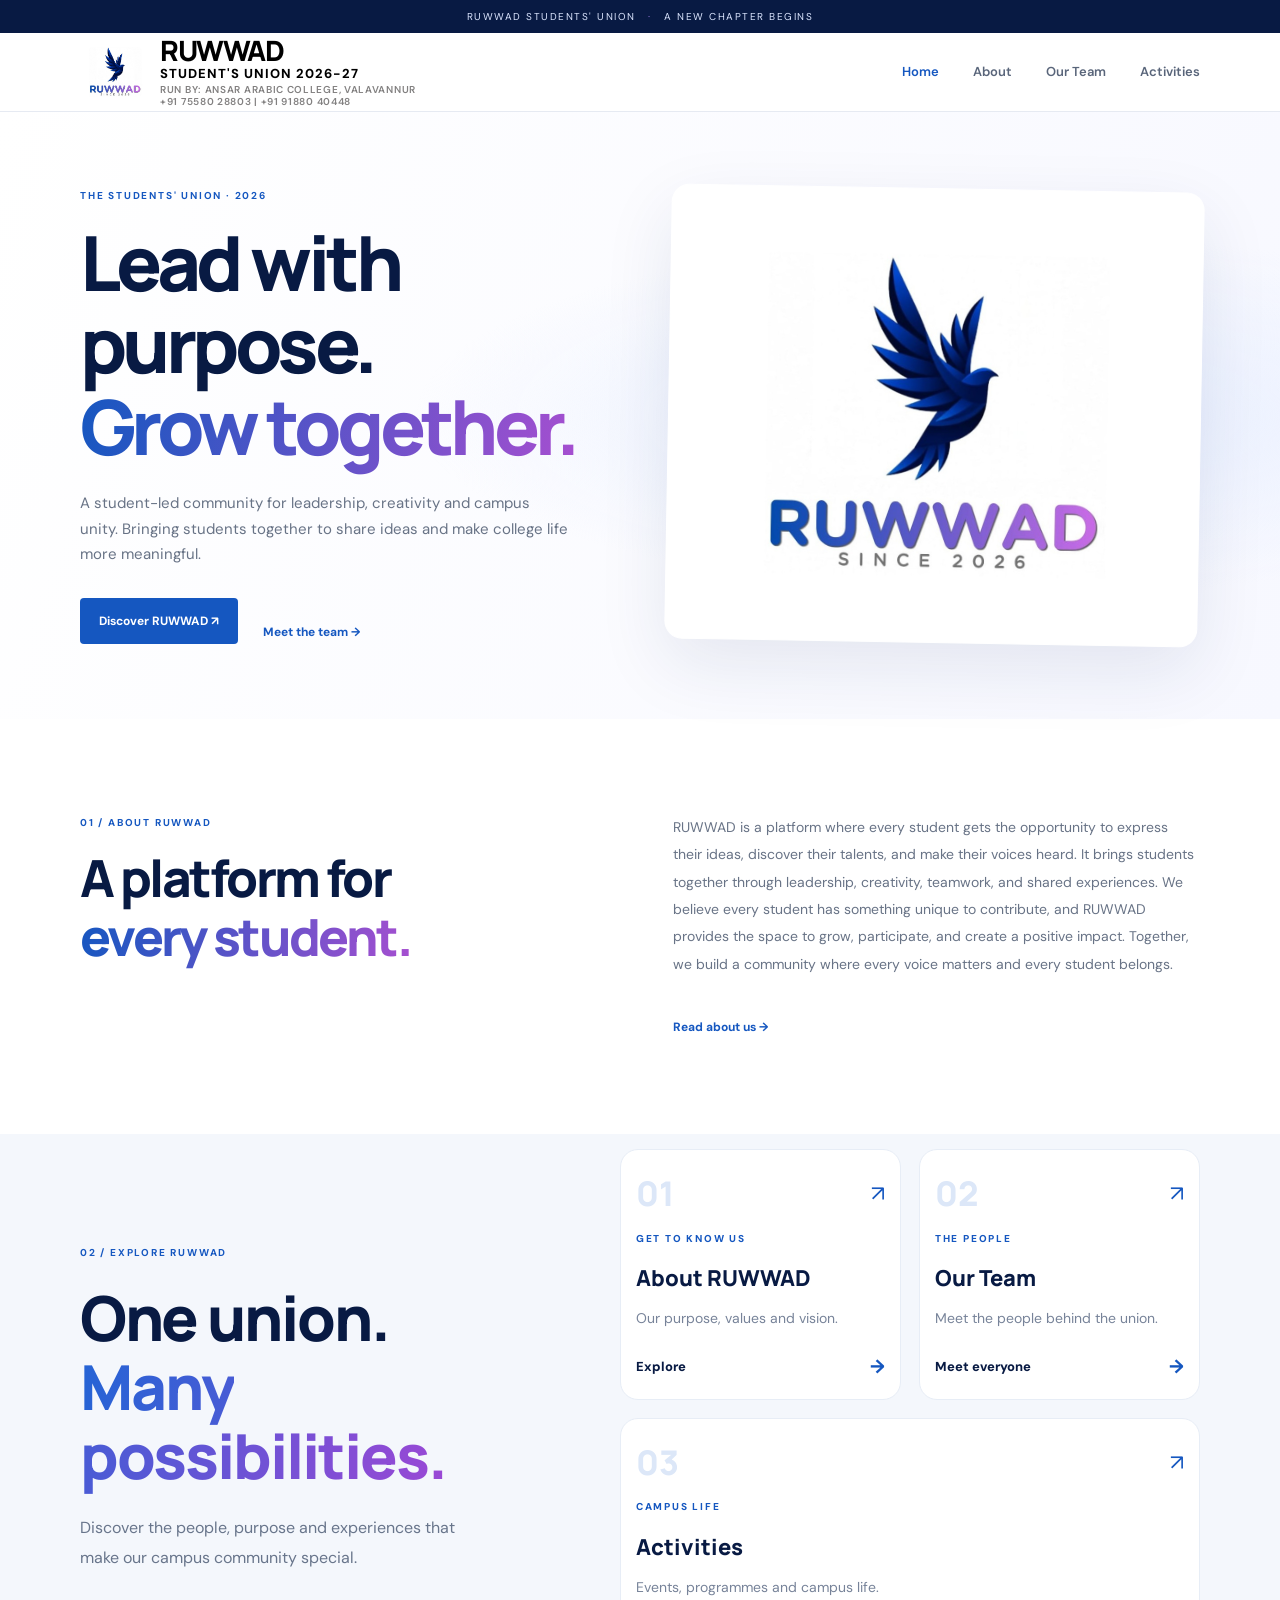
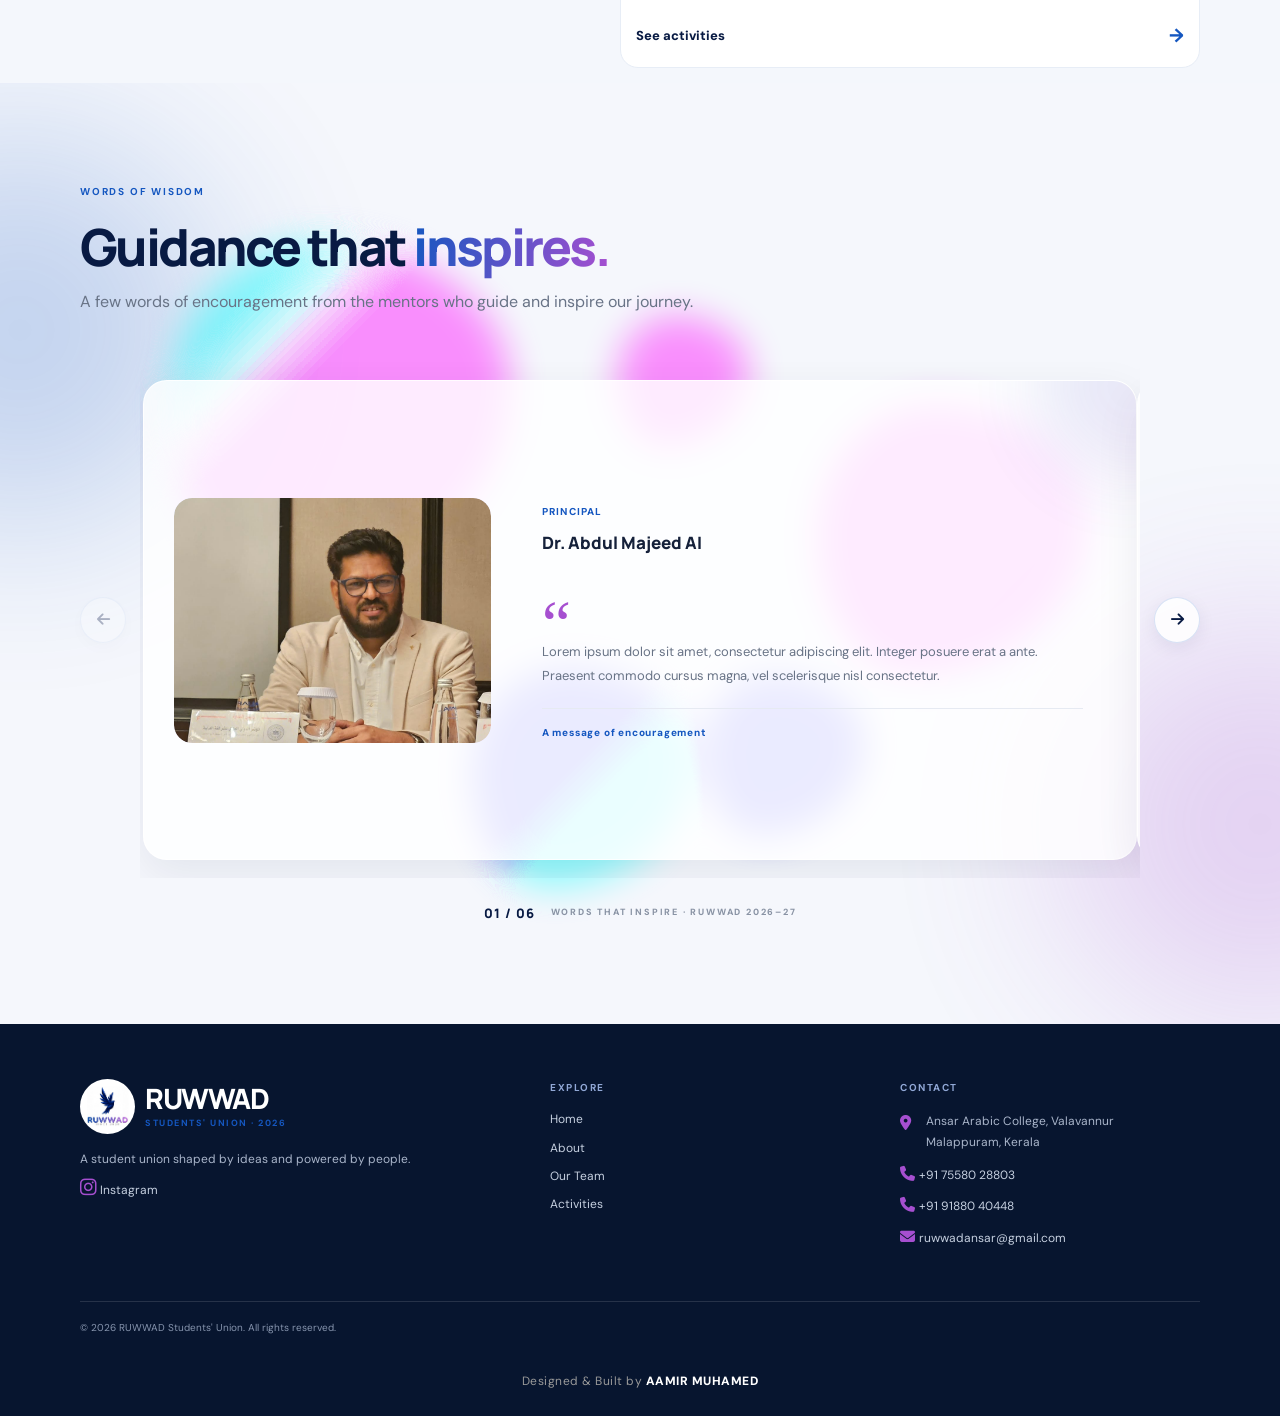
<file: index.html>
<!doctype html>
<html lang="en"><head>
<meta charset="utf-8"><meta name="viewport" content="width=device-width, initial-scale=1">
<meta name="description" content="RUWWAD Students' Union">
<title>Home | RUWWAD</title>
<link rel="icon" type="image/png" href="images/ruwwad-bird.png">
<link rel="preconnect" href="https://fonts.googleapis.com"><link rel="preconnect" href="https://fonts.gstatic.com" crossorigin>
<link href="https://fonts.googleapis.com/css2?family=DM+Sans:wght@400;500;600;700&family=Manrope:wght@400;500;600;700;800&display=swap" rel="stylesheet">
<link rel="stylesheet" href="style.css"></head><body>
<link rel="stylesheet" href="https://cdnjs.cloudflare.com/ajax/libs/font-awesome/6.5.2/css/all.min.css">
<div class="topline">RUWWAD STUDENTS' UNION <span>·</span> A NEW CHAPTER BEGINS</div>
<header class="header"><nav class="wrap nav">
  <a class="brand" href="index.html"><img src="images/ruwwad-logo.jpg" alt="RUWWAD"><span><b>RUWWAD</b><div class="union-info">
    <strong>STUDENT'S UNION 2026-27</strong>
    <span>RUN BY: ANSAR ARABIC COLLEGE, VALAVANNUR</span>
    <span>+91 75580 28803 | +91 91880 40448</span>
</div></span></a>
  <button class="menu" aria-label="Toggle menu" aria-expanded="false"><i></i><i></i><i></i></button>
  <div class="navlinks">
    <a href="index.html">Home</a><a href="about.html">About</a><a href="team.html">Our Team</a><a href="activities.html">Activities</a>
  </div>
</nav></header>
<main>
<section class="hero"><div class="wrap hero-grid">
 <div><p class="eyebrow">THE STUDENTS' UNION · 2026</p><h1>Lead with purpose.<br><span>Grow together.</span></h1>
 <p class="intro">A student-led community for leadership, creativity and campus unity. Bringing students together to share ideas and make college life more meaningful.</p>
 <div class="actions"><a class="btn" href="about.html">Discover RUWWAD ↗</a><a class="simplelink" href="team.html">Meet the team →</a></div>
 </div><div class="logo-panel"><img src="images/ruwwad-logo.jpg" alt="RUWWAD logo"></div>
</div></section>
<section class="section"><div class="wrap two-col"><div><p class="eyebrow">01 / ABOUT RUWWAD</p><h2>A platform for<br><span>every student.</span></h2></div>
<div><p class="bodycopy">RUWWAD is a platform where every student gets the opportunity to express their ideas, discover their talents, and make their voices heard. It brings students together through leadership, creativity, teamwork, and shared experiences. We believe every student has something unique to contribute, and RUWWAD provides the space to grow, participate, and create a positive impact. Together, we build a community where every voice matters and every student belongs.</p><a class="simplelink" href="about.html">Read about us →</a></div></div></section>


<section class="explore-section">
    <div class="wrap explore-layout">

        <div class="explore-heading">
            <p class="eyebrow">02 / EXPLORE RUWWAD</p>

            <h2>
                One union.<br>
                <span>Many possibilities.</span>
            </h2>

            <p>
                Discover the people, purpose and experiences
                that make our campus community special.
            </p>
            
        </div>

        <div class="explore-cards">

            <a href="about.html" class="explore-card">
                <div class="explore-card-top">
                    <span class="explore-number">01</span>
                    <span class="explore-arrow">↗</span>
                </div>

                <div>
                    <span class="explore-label">GET TO KNOW US</span>
                    <h3>About RUWWAD</h3>
                    <p>Our purpose, values and vision.</p>
                </div>

                <span class="explore-link">Explore <span>→</span></span>
            </a>


            <a href="team.html" class="explore-card">
                <div class="explore-card-top">
                    <span class="explore-number">02</span>
                    <span class="explore-arrow">↗</span>
                </div>

                <div>
                    <span class="explore-label">THE PEOPLE</span>
                    <h3>Our Team</h3>
                    <p>Meet the people behind the union.</p>
                </div>

                <span class="explore-link">Meet everyone <span>→</span></span>
            </a>


            <a href="activities.html" class="explore-card">
                <div class="explore-card-top">
                    <span class="explore-number">03</span>
                    <span class="explore-arrow">↗</span>
                </div>

                <div>
                    <span class="explore-label">CAMPUS LIFE</span>
                    <h3>Activities</h3>
                    <p>Events, programmes and campus life.</p>
                </div>

                <span class="explore-link">See activities <span>→</span></span>
            </a>

        </div>

    </div>
</section>


<!-- WORDS OF WISDOM -->
<section class="wisdom-section">

  <div class="wrap">

<!-- ANIMATED LIQUID BACKGROUND -->
<div class="wisdom-liquid">
  <span class="liquid-blob blob-one"></span>
  <span class="liquid-blob blob-two"></span>
  <span class="liquid-blob blob-three"></span>
  <span class="liquid-blob blob-four"></span>
  <span class="liquid-blob blob-five"></span>
</div>


    <div class="wisdom-heading">
      <p class="eyebrow">WORDS OF WISDOM</p>
      <h2>Guidance that <span>inspires.</span></h2>
      <p class="wisdom-intro">
        A few words of encouragement from the mentors who guide
        and inspire our journey.
      </p>
    </div>

    <div class="wisdom-slider">

      <button class="wisdom-arrow wisdom-prev" aria-label="Previous advice">
        <i class="fa-solid fa-arrow-left"></i>
      </button>

      <div class="wisdom-window">
        <div class="wisdom-track">

          <!-- PRINCIPAL -->
          <article class="wisdom-card">
            <div class="wisdom-card-glow"></div>
            <div class="wisdom-photo">
              <img src="images/advisors/principal.heic" alt="Dr. Abdul Majeed AI">
            </div>
            <div class="wisdom-content">
              <span class="wisdom-role">PRINCIPAL</span>
              <h3>Dr. Abdul Majeed AI</h3>
              <div class="wisdom-quote">“</div>
              <p>
                Lorem ipsum dolor sit amet, consectetur adipiscing elit.
                Integer posuere erat a ante. Praesent commodo cursus
                magna, vel scelerisque nisl consectetur.
              </p>
              <span class="wisdom-sign">A message of encouragement</span>
            </div>
          </article>

          <!-- STAFF ADVISOR -->
          <article class="wisdom-card">
            <div class="wisdom-card-glow"></div>
            <div class="wisdom-photo">
              <img src="images/advisors/staff-advisor.jpeg" alt="Dr. Muhammed Rafi Chembra">
            </div>
            <div class="wisdom-content">
              <span class="wisdom-role">STAFF ADVISOR</span>
              <h3>Dr. Muhammed Rafi Chembra</h3>
              <div class="wisdom-quote">“</div>
              <p>
                Lorem ipsum dolor sit amet, consectetur adipiscing elit.
                Integer posuere erat a ante. Praesent commodo cursus
                magna, vel scelerisque nisl consectetur.
              </p>
              <span class="wisdom-sign">A message of encouragement</span>
            </div>
          </article>

          <!-- IQAC CO-ORDINATOR -->
          <article class="wisdom-card">
            <div class="wisdom-card-glow"></div>
            <div class="wisdom-photo">
              <img src="images/advisors/iqac-coordinator.jpeg" alt="Prof. M Abdu Rab">
            </div>
            <div class="wisdom-content">
              <span class="wisdom-role">IQAC CO-ORDINATOR</span>
              <h3>Prof. M Abdu Rab</h3>
              <div class="wisdom-quote">“</div>
              <p>
                Lorem ipsum dolor sit amet, consectetur adipiscing elit.
                Integer posuere erat a ante. Praesent commodo cursus
                magna, vel scelerisque nisl consectetur.
              </p>
              <span class="wisdom-sign">A message of encouragement</span>
            </div>
          </article>

<!-- HOD COMMERCE -->
          <article class="wisdom-card">
            <div class="wisdom-card-glow"></div>
            <div class="wisdom-photo">
              <img src="images/advisors/hod-commerce.jpg" alt="Afsal Abdul Khader">
            </div>
            <div class="wisdom-content">
              <span class="wisdom-role">HOD OF COMMERCE DEPARTMENT</span>
              <h3>Afsal Abdul Khader</h3>
              <div class="wisdom-quote">“</div>
              <p>
                Lorem ipsum dolor sit amet, consectetur adipiscing elit.
                Integer posuere erat a ante. Praesent commodo cursus
                magna, vel scelerisque nisl consectetur.
              </p>
              <span class="wisdom-sign">A message of encouragement</span>
            </div>
          </article>

          <!-- HOD ARABIC -->
          <article class="wisdom-card">
            <div class="wisdom-card-glow"></div>
            <div class="wisdom-photo">
              <img src="images/advisors/hod-arabic.jpeg" alt="Dr. CM Shanavas Paravanna">
            </div>
            <div class="wisdom-content">
              <span class="wisdom-role">HOD OF ARABIC DEPARTMENT</span>
              <h3>Dr. CM Shanavas Paravanna</h3>
              <div class="wisdom-quote">“</div>
              <p>
                Lorem ipsum dolor sit amet, consectetur adipiscing elit.
                Integer posuere erat a ante. Praesent commodo cursus
                magna, vel scelerisque nisl consectetur.
              </p>
              <span class="wisdom-sign">A message of encouragement</span>
            </div>
          </article>

          <!-- HOD ENGLISH -->
          <article class="wisdom-card">
            <div class="wisdom-card-glow"></div>
            <div class="wisdom-photo">
              <img src="images/advisors/hod-english.jpeg" alt="Adhila Abdul Hameed">
            </div>
            <div class="wisdom-content">
              <span class="wisdom-role">HOD OF ENGLISH DEPARTMENT</span>
              <h3>Adhila Abdul Hameed</h3>
              <div class="wisdom-quote">“</div>
              <p>
                A students’ union finds its true strength in the voices it represents, the ideas it nurtures, and the change it brings about. The new team has the opportunity to bring fresh perspectives to campus life, strengthen student participation, and create a culture of mutual respect and inclusivity. Let this year be defined by meaningful initiatives, responsible leadership, and memories worth cherishing.<br><br>Wishing RUWWAD Students’ Union 2026–27 a fulfilling year ahead.
              </p>
              <span class="wisdom-sign">A message of encouragement</span>
            </div>
          </article>

        </div>
      </div>
      

      <button class="wisdom-arrow wisdom-next" aria-label="Next advice">
        <i class="fa-solid fa-arrow-right"></i>
      </button>

    </div>

    <div class="wisdom-bottom">
  <span class="wisdom-counter">01 / 06</span>
  <span class="wisdom-caption">WORDS THAT INSPIRE · RUWWAD 2026–27</span>
</div>

  </div>
</section>


</main>


<footer>
  <div class="wrap foot">

    <div>
      <a class="brand footbrand" href="index.html">
        <img src="images/ruwwad-logo.jpg" alt="">
        <span>
          <b>RUWWAD</b>
          <small>STUDENTS' UNION · 2026</small>
        </span>
      </a>

      <p>A student union shaped by ideas and powered by people.</p>

      <a href="https://www.instagram.com/ruwwad_students_union?utm_source=ig_web_button_share_sheet&jplx=ZDNlZDc0MzIxNw=="
         target="_blank" rel="noopener noreferrer" class="instagram-link">
        <i class="fa-brands fa-instagram"></i>
        Instagram
      </a>
    </div>

    <div>
      <h4>EXPLORE</h4>
      <a href="index.html">Home</a>
      <a href="about.html">About</a>
      <a href="team.html">Our Team</a>
      <a href="activities.html">Activities</a>
    </div>

    <div>
      <h4>CONTACT</h4>

      <p class="contact-item">
        <i class="fa-solid fa-location-dot"></i>
        <span>Ansar Arabic College, Valavannur<br>Malappuram, Kerala</span>
      </p>

      <a href="tel:+917558028803" class="contact-item">
        <i class="fa-solid fa-phone"></i>
        <span>+91 75580 28803</span>
      </a>

      <a href="tel:+919188040448" class="contact-item">
        <i class="fa-solid fa-phone"></i>
        <span>+91 91880 40448</span>
      </a>

      <a href="mailto:ruwwadansar@gmail.com" class="contact-item">
        <i class="fa-solid fa-envelope"></i>
        <span>ruwwadansar@gmail.com</span>
      </a>
    </div>

  </div>

  <div class="wrap copyright">
    © 2026 RUWWAD Students' Union. All rights reserved.
  </div>

  <div class="footer-signature">
    <span>Designed & Built by</span>
    <a href="https://wa.me/917994060891?text=Hello%20Aamir!%20I%20visited%20the%20RUWWAD%20website%20and%20would%20like%20to%20connect%20with%20you."
       target="_blank" rel="noopener noreferrer">
      AAMIR MUHAMED
    </a>
  </div>
</footer>
<script src="script.js"></script>
</body>
</html>
</file>
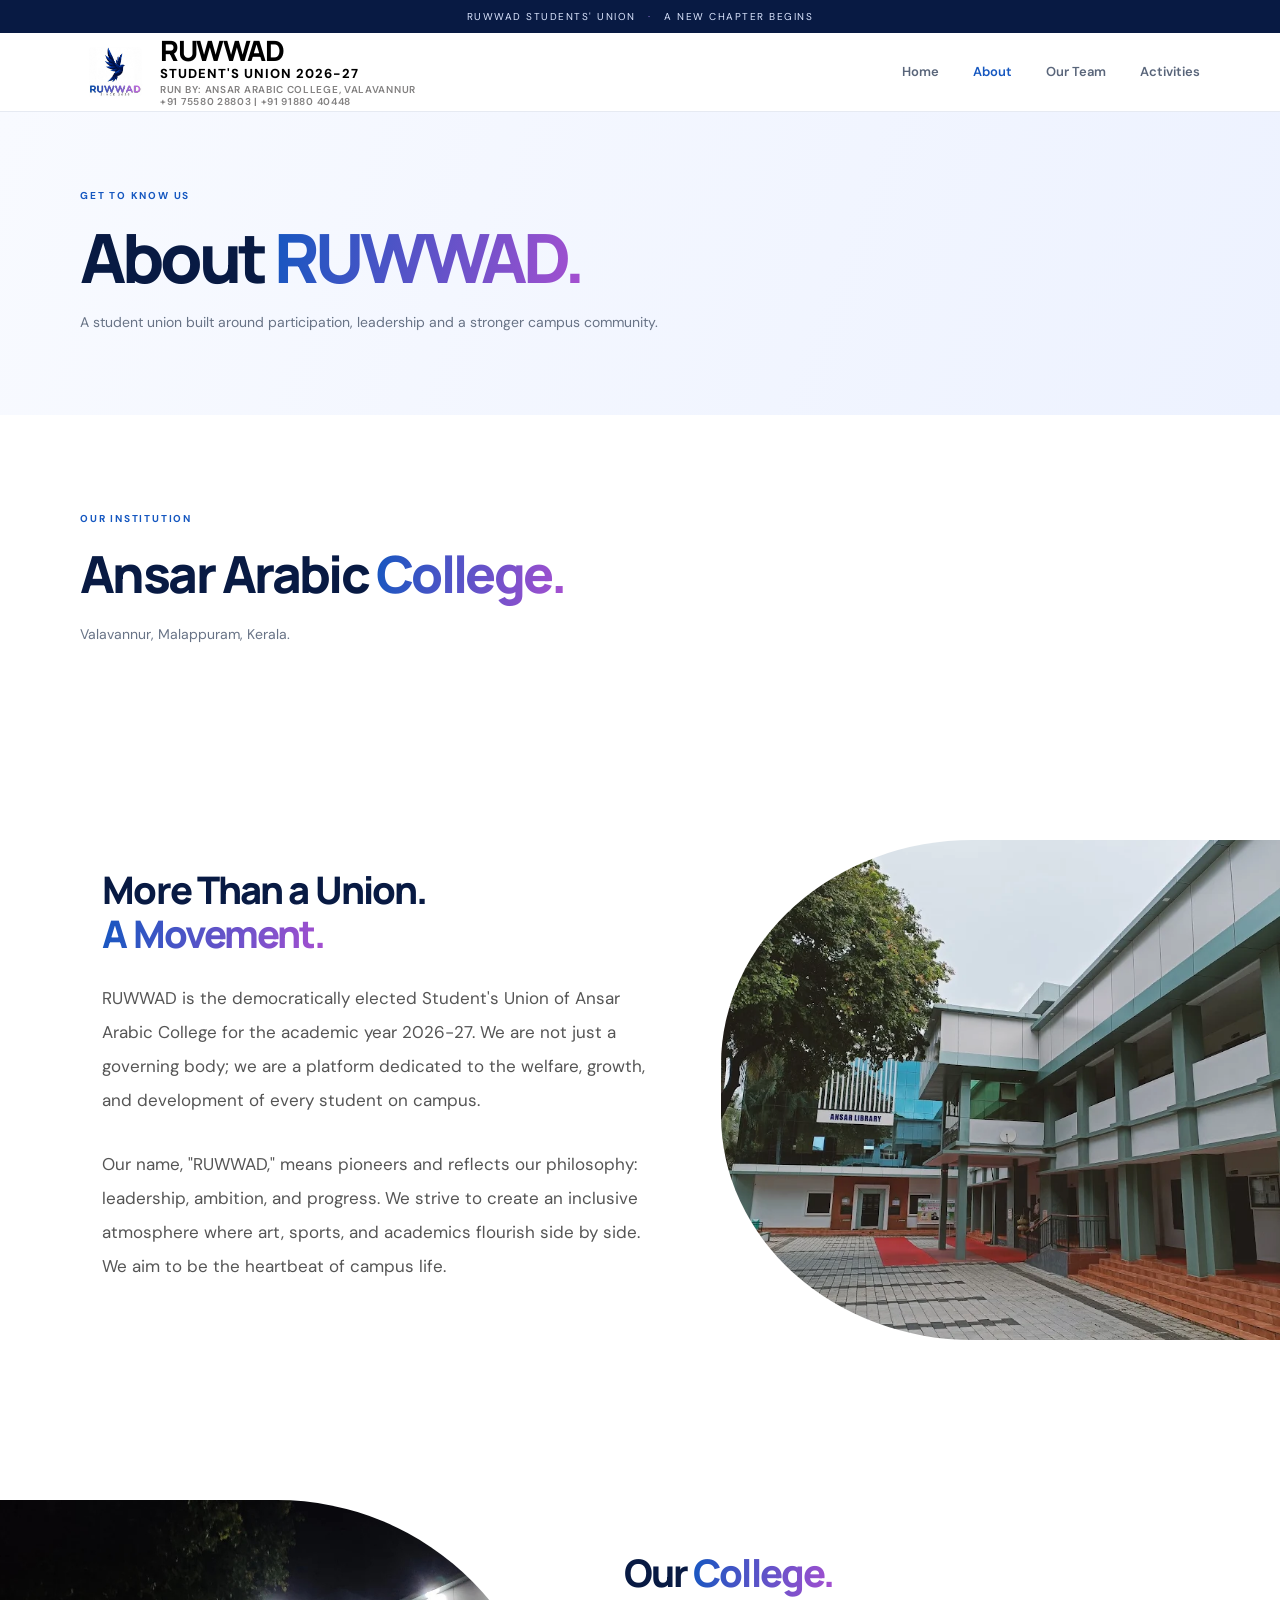
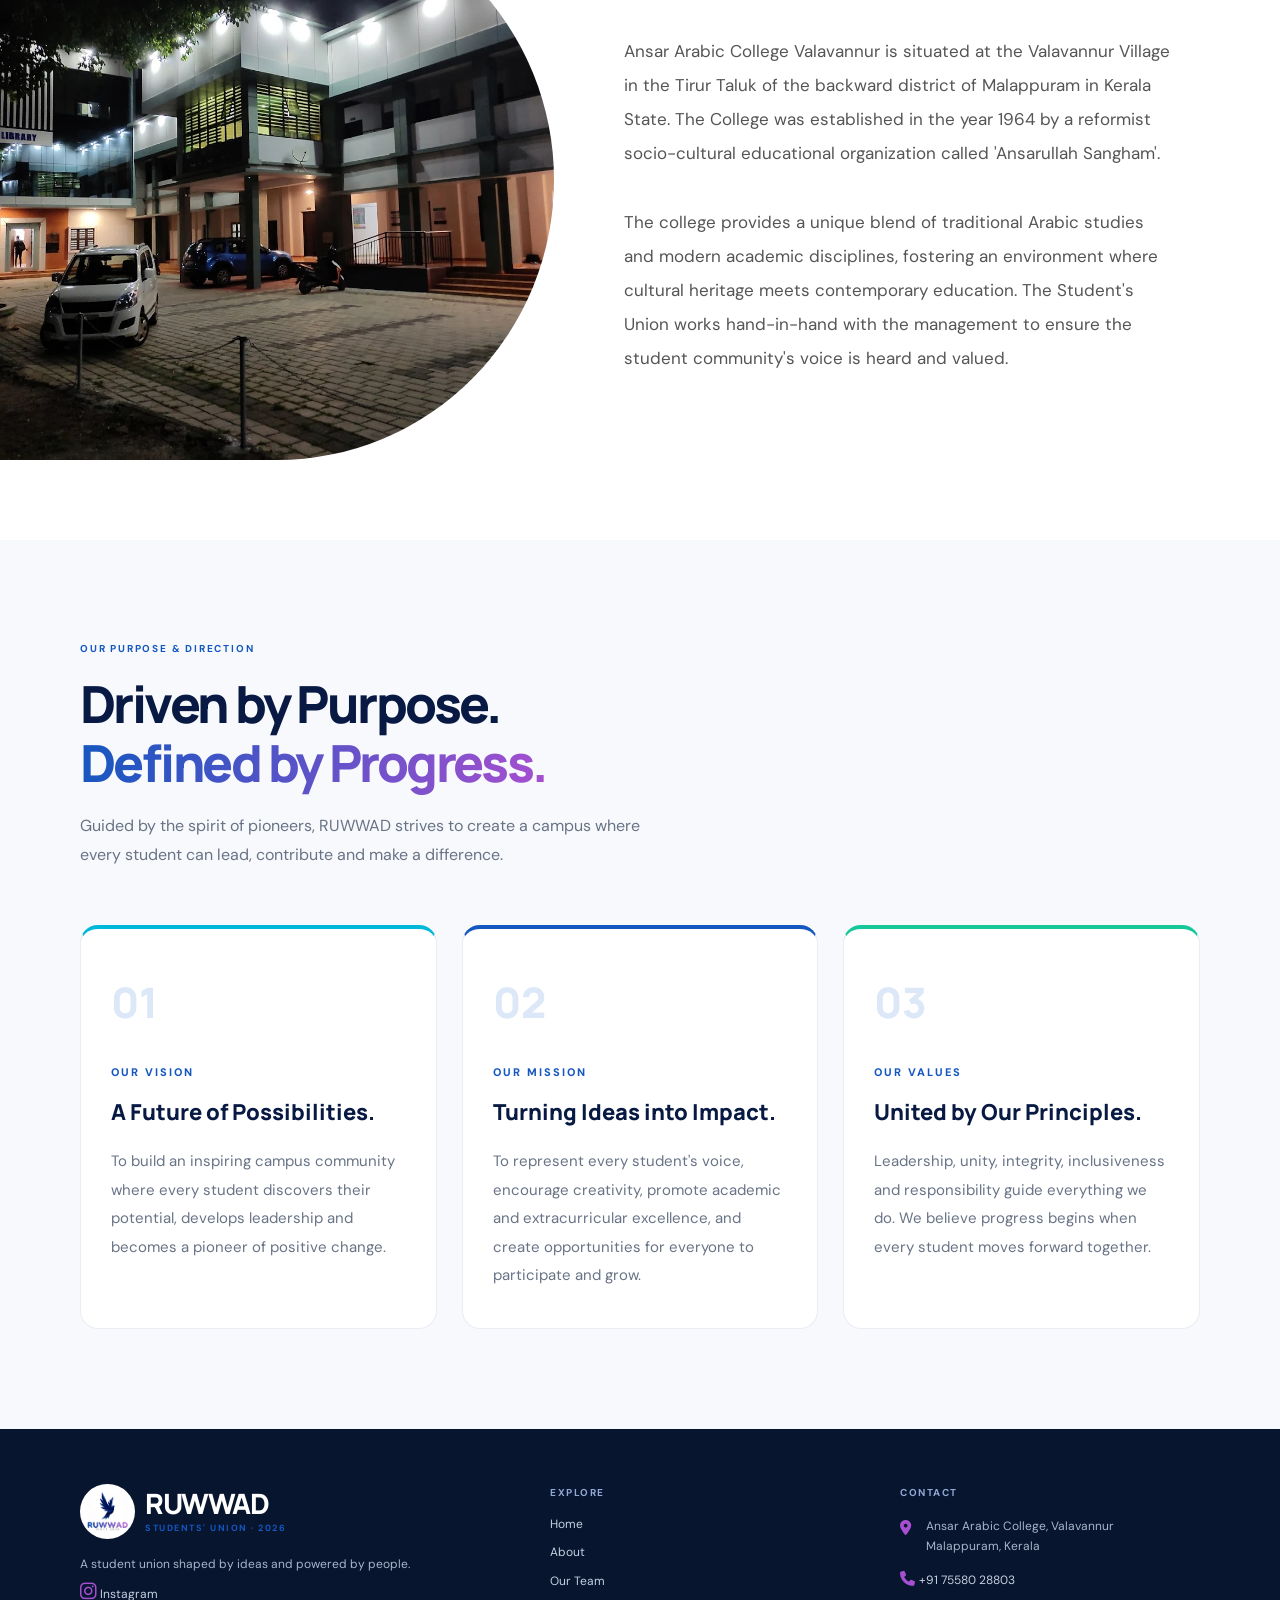
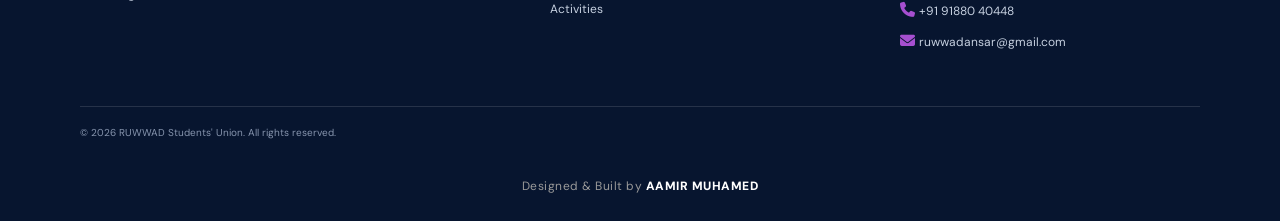
<file: about.html>
<!doctype html>
<html lang="en"><head>
<meta charset="utf-8"><meta name="viewport" content="width=device-width, initial-scale=1">
<meta name="description" content="RUWWAD Students' Union">
<title>About | RUWWAD</title>
<link rel="icon" type="image/png" href="images/ruwwad-bird.png">
<link rel="preconnect" href="https://fonts.googleapis.com"><link rel="preconnect" href="https://fonts.gstatic.com" crossorigin>
<link href="https://fonts.googleapis.com/css2?family=DM+Sans:wght@400;500;600;700&family=Manrope:wght@400;500;600;700;800&display=swap" rel="stylesheet">
<link rel="stylesheet" href="style.css">
<link rel="stylesheet" href="https://cdnjs.cloudflare.com/ajax/libs/font-awesome/6.5.2/css/all.min.css"></head>
<body>

<div class="topline">RUWWAD STUDENTS' UNION <span>·</span> A NEW CHAPTER BEGINS</div>
<header class="header"><nav class="wrap nav">
  <a class="brand" href="index.html"><img src="images/ruwwad-logo.jpg" alt="RUWWAD"><span><b>RUWWAD</b><div class="union-info">
    <strong>STUDENT'S UNION 2026-27</strong>
    <span>RUN BY: ANSAR ARABIC COLLEGE, VALAVANNUR</span>
    <span>+91 75580 28803 | +91 91880 40448</span>
</div></span></a>
  <button class="menu" aria-label="Toggle menu" aria-expanded="false"><i></i><i></i><i></i></button>
  <div class="navlinks">
    <a href="index.html">Home</a><a href="about.html">About</a><a href="team.html">Our Team</a><a href="activities.html">Activities</a>
  </div>
</nav></header>
<main><section class="pagehero"><div class="wrap"><p class="eyebrow">GET TO KNOW US</p><h1>About <span>RUWWAD.</span></h1><p>A student union built around participation, leadership and a stronger campus community.</p></div></section>

  <section class="section"><div class="wrap"><p class="eyebrow">OUR INSTITUTION</p><h2>Ansar Arabic <span>College.</span></h2><p class="bodycopy narrow">Valavannur, Malappuram, Kerala.</p></div></section>

<section class="about-section">
    <div class="about-content">

        <div class="about-text">
            <h2>More Than a Union.<br><span>A Movement.</span></h2>

            <p>
                RUWWAD is the democratically elected Student's Union
                of Ansar Arabic College for the academic year 2026-27.
                We are not just a governing body; we are a platform
                dedicated to the welfare, growth, and development
                of every student on campus.
            </p>

            <p>
                Our name, "RUWWAD," means pioneers and reflects our
                philosophy: leadership, ambition, and progress.
                We strive to create an inclusive atmosphere where
                art, sports, and academics flourish side by side.
                We aim to be the heartbeat of campus life.
            </p>
        </div>

        <div class="about-image">
            <img src="images/college.jpg" alt="Ansar Arabic College">
        </div>

    </div>
</section>


<!-- OUR COLLEGE SECTION -->

<section class="college-section">

    <div class="college-image">
        <img src="images/college 2.jpg" alt="Ansar Arabic College">
    </div>

    <div class="college-content">

        <h2>Our <span>College.</span></h2>
        <p>
            Ansar Arabic College Valavannur is situated at the
            Valavannur Village in the Tirur Taluk of the backward
            district of Malappuram in Kerala State. The College
            was established in the year 1964 by a reformist
            socio-cultural educational organization called
            'Ansarullah Sangham'.
        </p>

        <p>
            The college provides a unique blend of traditional
            Arabic studies and modern academic disciplines,
            fostering an environment where cultural heritage
            meets contemporary education. The Student's Union
            works hand-in-hand with the management to ensure
            the student community's voice is heard and valued.
        </p>

    </div>

</section>


<section class="mission-section">
    <div class="wrap">

        <div class="mission-heading">
            <p class="eyebrow">OUR PURPOSE & DIRECTION</p>
            <h2>Driven by Purpose.<br><span>Defined by Progress.</span></h2>
            <p class="mission-intro">
                Guided by the spirit of pioneers, RUWWAD strives
                to create a campus where every student can lead,
                contribute and make a difference.
            </p>
        </div>

        <div class="mission-grid">

            <div class="mission-card vision-card">
                <span class="mission-number">01</span>
                <p class="card-label">OUR VISION</p>
                <h3>A Future of Possibilities.</h3>
                <p>
                    To build an inspiring campus community where
                    every student discovers their potential,
                    develops leadership and becomes a pioneer
                    of positive change.
                </p>
            </div>

            <div class="mission-card purpose-card">
                <span class="mission-number">02</span>
                <p class="card-label">OUR MISSION</p>
                <h3>Turning Ideas into Impact.</h3>
                <p>
                    To represent every student's voice, encourage
                    creativity, promote academic and extracurricular
                    excellence, and create opportunities for
                    everyone to participate and grow.
                </p>
            </div>

            <div class="mission-card values-card">
                <span class="mission-number">03</span>
                <p class="card-label">OUR VALUES</p>
                <h3>United by Our Principles.</h3>
                <p>
                    Leadership, unity, integrity, inclusiveness
                    and responsibility guide everything we do.
                    We believe progress begins when every student
                    moves forward together.
                </p>
            </div>

        </div>
    </div>
</section>

</main>
<script src="script.js"></script>
</body>

<footer>
  <div class="wrap foot">

    <div>
      <a class="brand footbrand" href="index.html">
        <img src="images/ruwwad-logo.jpg" alt="">
        <span>
          <b>RUWWAD</b>
          <small>STUDENTS' UNION · 2026</small>
        </span>
      </a>

      <p>A student union shaped by ideas and powered by people.</p>

      <a href="https://www.instagram.com/ruwwad_students_union?utm_source=ig_web_button_share_sheet&jplx=ZDNlZDc0MzIxNw=="
         target="_blank" rel="noopener noreferrer" class="instagram-link">
        <i class="fa-brands fa-instagram"></i>
        Instagram
      </a>
    </div>

    <div>
      <h4>EXPLORE</h4>
      <a href="index.html">Home</a>
      <a href="about.html">About</a>
      <a href="team.html">Our Team</a>
      <a href="activities.html">Activities</a>
    </div>

    <div>
      <h4>CONTACT</h4>

      <p class="contact-item">
        <i class="fa-solid fa-location-dot"></i>
        <span>Ansar Arabic College, Valavannur<br>Malappuram, Kerala</span>
      </p>

      <a href="tel:+917558028803" class="contact-item">
        <i class="fa-solid fa-phone"></i>
        <span>+91 75580 28803</span>
      </a>

      <a href="tel:+919188040448" class="contact-item">
        <i class="fa-solid fa-phone"></i>
        <span>+91 91880 40448</span>
      </a>

      <a href="mailto:ruwwadansar@gmail.com" class="contact-item">
        <i class="fa-solid fa-envelope"></i>
        <span>ruwwadansar@gmail.com</span>
      </a>
    </div>

  </div>

  <div class="wrap copyright">
    © 2026 RUWWAD Students' Union. All rights reserved.
  </div>

  <div class="footer-signature">
    <span>Designed & Built by</span>
    <a href="https://wa.me/917994060891?text=Hello%20Aamir!%20I%20visited%20the%20RUWWAD%20website%20and%20would%20like%20to%20connect%20with%20you."
       target="_blank" rel="noopener noreferrer">
      AAMIR MUHAMED
    </a>
  </div>
</footer>
<script src="script.js"></script>
</body>
</html>
</file>
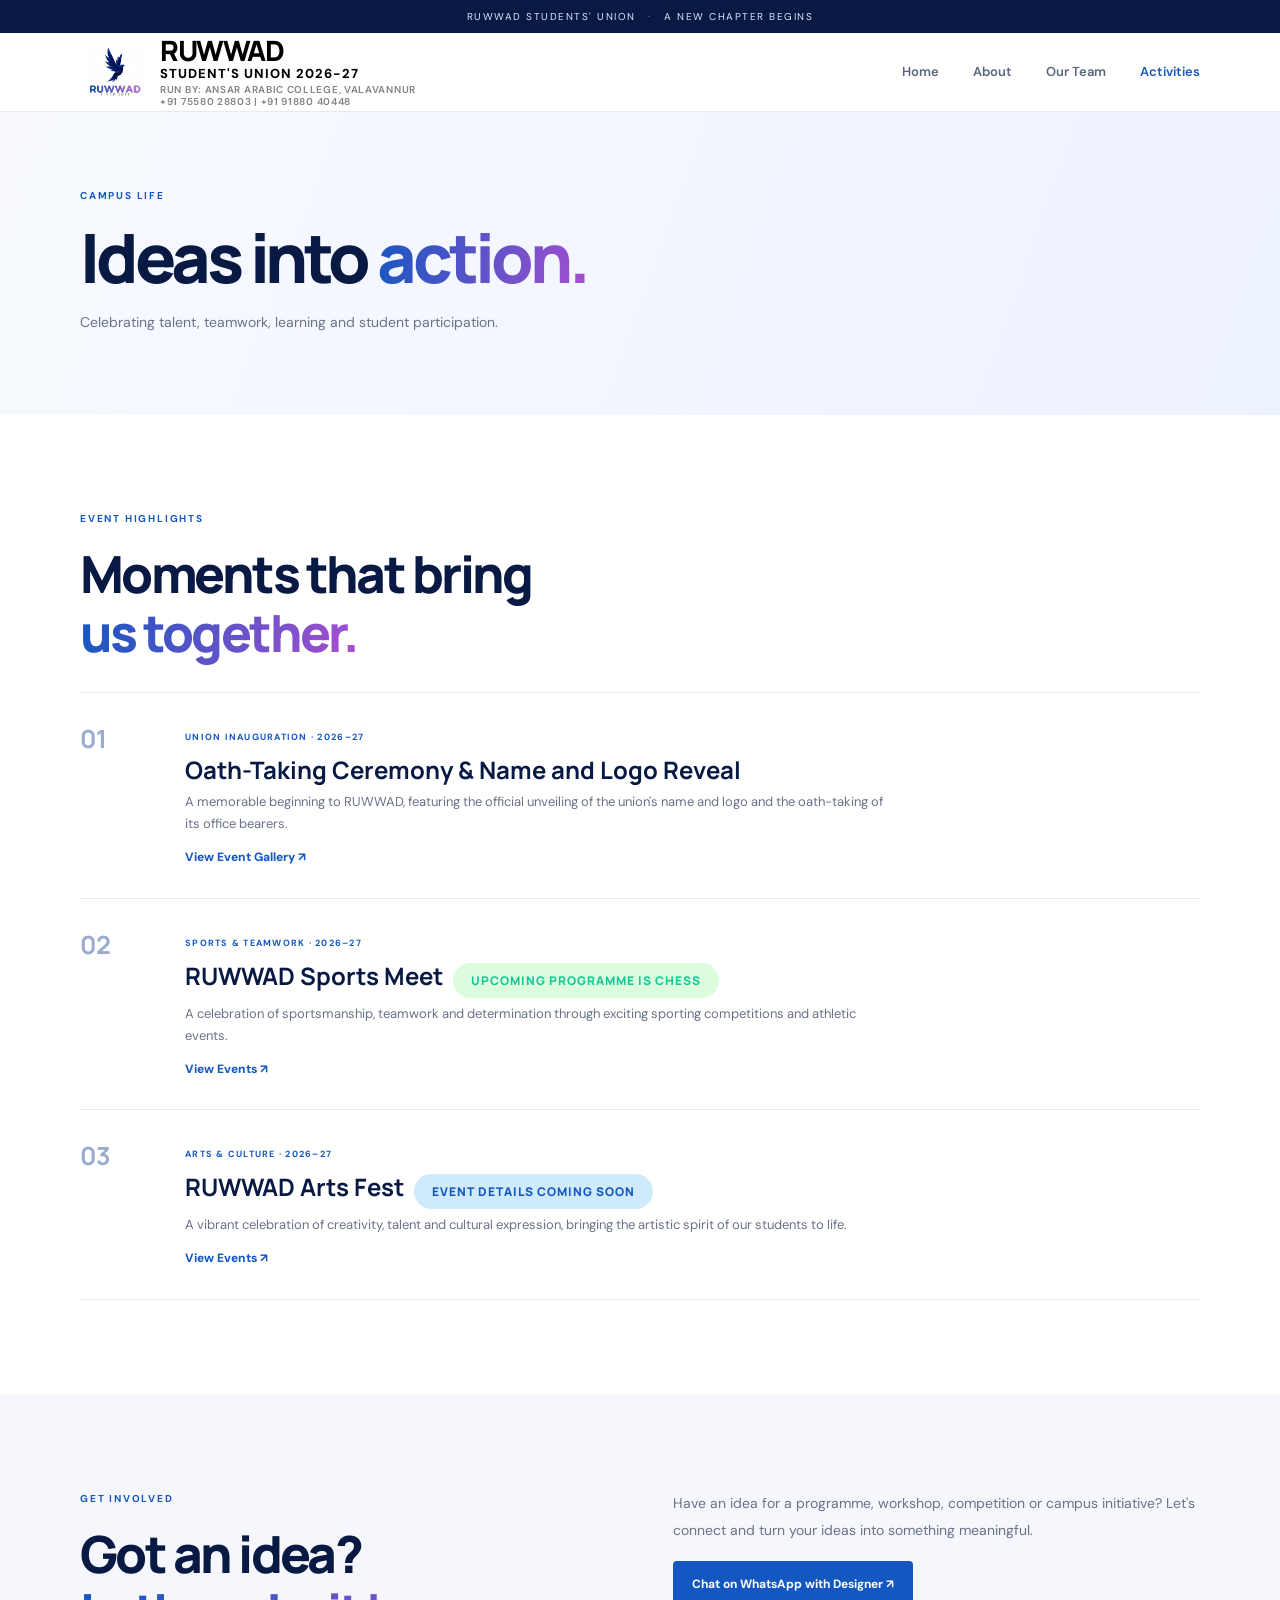
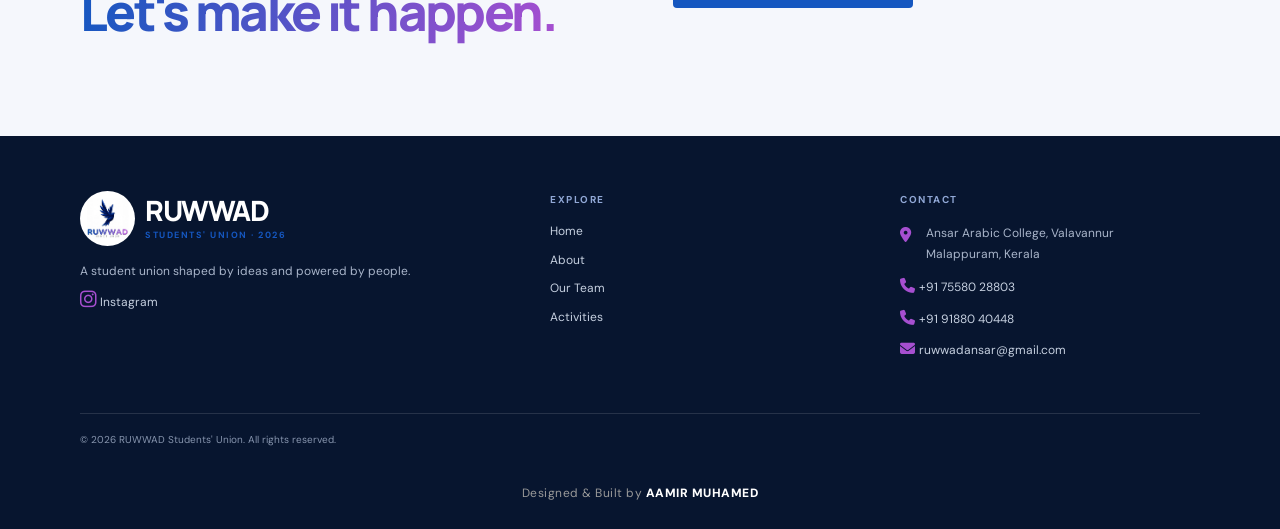
<file: activities.html>
<!doctype html>
<html lang="en"><head>
<meta charset="utf-8"><meta name="viewport" content="width=device-width, initial-scale=1">
<meta name="description" content="RUWWAD Students' Union">
<title>Activities | RUWWAD</title>
<link rel="icon" type="image/png" href="images/ruwwad-bird.png">
<link rel="preconnect" href="https://fonts.googleapis.com"><link rel="preconnect" href="https://fonts.gstatic.com" crossorigin>
<link href="https://fonts.googleapis.com/css2?family=DM+Sans:wght@400;500;600;700&family=Manrope:wght@400;500;600;700;800&display=swap" rel="stylesheet">
<link rel="stylesheet" href="style.css">
<link rel="stylesheet" href="https://cdnjs.cloudflare.com/ajax/libs/font-awesome/6.5.2/css/all.min.css"></head><body>

<div class="topline">RUWWAD STUDENTS' UNION <span>·</span> A NEW CHAPTER BEGINS</div>
<header class="header"><nav class="wrap nav">
  <a class="brand" href="index.html"><img src="images/ruwwad-logo.jpg" alt="RUWWAD"><span><b>RUWWAD</b><div class="union-info">
    <strong>STUDENT'S UNION 2026-27</strong>
    <span>RUN BY: ANSAR ARABIC COLLEGE, VALAVANNUR</span>
    <span>+91 75580 28803 | +91 91880 40448</span>
</div></span></a>
  <button class="menu" aria-label="Toggle menu" aria-expanded="false"><i></i><i></i><i></i></button>
  <div class="navlinks">
    <a href="index.html">Home</a><a href="about.html">About</a><a href="team.html">Our Team</a><a href="activities.html">Activities</a>
  </div>
</nav>
</header>
<main>
  <section class="pagehero">
    <div class="wrap">
      <p class="eyebrow">CAMPUS LIFE</p>
      <h1>Ideas into <span>action.</span>
      </h1>
      <p>Celebrating talent, teamwork, learning and student participation.</p>
    </div>
  </section>
<section class="section">
  <div class="wrap">
    <p class="eyebrow">EVENT HIGHLIGHTS</p>
    <h2>Moments that bring<br>
      <span>us together.</span>
    </h2>
    
<div class="eventlist">

  <a href="activity-oath.html" class="event event-link">
    <div class="eventno">01</div>
    <div>
      <small>UNION INAUGURATION · 2026–27</small>
      <h3>Oath-Taking Ceremony & Name and Logo Reveal</h3>
      <p>A memorable beginning to RUWWAD, featuring the official unveiling of the union's name and logo and the oath-taking of its office bearers.</p>
      <span class="event-view">View Event Gallery ↗</span>
    </div>
  </a>

  <a href="activity-sports.html" class="event event-link">
    <div class="eventno">02</div>
    <div>
      <small>SPORTS & TEAMWORK · 2026–27</small>
      <h3>RUWWAD Sports Meet<span class="upcoming-labels">UPCOMING PROGRAMME IS CHESS</span></h3>
      <p>A celebration of sportsmanship, teamwork and determination through exciting sporting competitions and athletic events.</p>
      <span class="event-view">View Events ↗</span>
    </div>
  </a>

  <a href="activity-arts.html" class="event event-link">
    <div class="eventno">03</div>
    <div>
      <small>ARTS & CULTURE · 2026–27</small>
      <h3>RUWWAD Arts Fest<span class="upcoming-label">EVENT DETAILS COMING SOON</span></h3>
      <p>A vibrant celebration of creativity, talent and cultural expression, bringing the artistic spirit of our students to life.</p>
      <span class="event-view">View Events ↗</span>
    </div>
  </a>

</div>
</div></section>
<section class="soft section">
  <div class="wrap two-col">
    <div>
      <p class="eyebrow">GET INVOLVED</p>
      <h2>Got an idea?<br><span>Let's make it happen.</span></h2>
    </div>

    <div>
      <p class="bodycopy">
        Have an idea for a programme, workshop, competition or campus initiative?
        Let's connect and turn your ideas into something meaningful.
      </p>

      <a class="btn"
         href="https://wa.me/917994060891?text=Hello!%20I%20have%20an%20idea%20for%20RUWWAD%20and%20would%20like%20to%20discuss%20it."
         target="_blank"
         rel="noopener">
        Chat on WhatsApp with Designer ↗
      </a>
    </div>
  </div>
</section></main>


<footer>
  <div class="wrap foot">

    <div>
      <a class="brand footbrand" href="index.html">
        <img src="images/ruwwad-logo.jpg" alt="">
        <span>
          <b>RUWWAD</b>
          <small>STUDENTS' UNION · 2026</small>
        </span>
      </a>

      <p>A student union shaped by ideas and powered by people.</p>

      <a href="https://www.instagram.com/ruwwad_students_union?utm_source=ig_web_button_share_sheet&jplx=ZDNlZDc0MzIxNw=="
         target="_blank" rel="noopener noreferrer" class="instagram-link">
        <i class="fa-brands fa-instagram"></i>
        Instagram
      </a>
    </div>

    <div>
      <h4>EXPLORE</h4>
      <a href="index.html">Home</a>
      <a href="about.html">About</a>
      <a href="team.html">Our Team</a>
      <a href="activities.html">Activities</a>
    </div>

    <div>
      <h4>CONTACT</h4>

      <p class="contact-item">
        <i class="fa-solid fa-location-dot"></i>
        <span>Ansar Arabic College, Valavannur<br>Malappuram, Kerala</span>
      </p>

      <a href="tel:+917558028803" class="contact-item">
        <i class="fa-solid fa-phone"></i>
        <span>+91 75580 28803</span>
      </a>

      <a href="tel:+919188040448" class="contact-item">
        <i class="fa-solid fa-phone"></i>
        <span>+91 91880 40448</span>
      </a>

      <a href="mailto:ruwwadansar@gmail.com" class="contact-item">
        <i class="fa-solid fa-envelope"></i>
        <span>ruwwadansar@gmail.com</span>
      </a>
    </div>

  </div>

  <div class="wrap copyright">
    © 2026 RUWWAD Students' Union. All rights reserved.
  </div>

  <div class="footer-signature">
    <span>Designed & Built by</span>
    <a href="https://wa.me/917994060891?text=Hello%20Aamir!%20I%20visited%20the%20RUWWAD%20website%20and%20would%20like%20to%20connect%20with%20you."
       target="_blank" rel="noopener noreferrer">
      AAMIR MUHAMED
    </a>
  </div>
</footer>
<script src="script.js"></script>
</body>
</html>
</file>
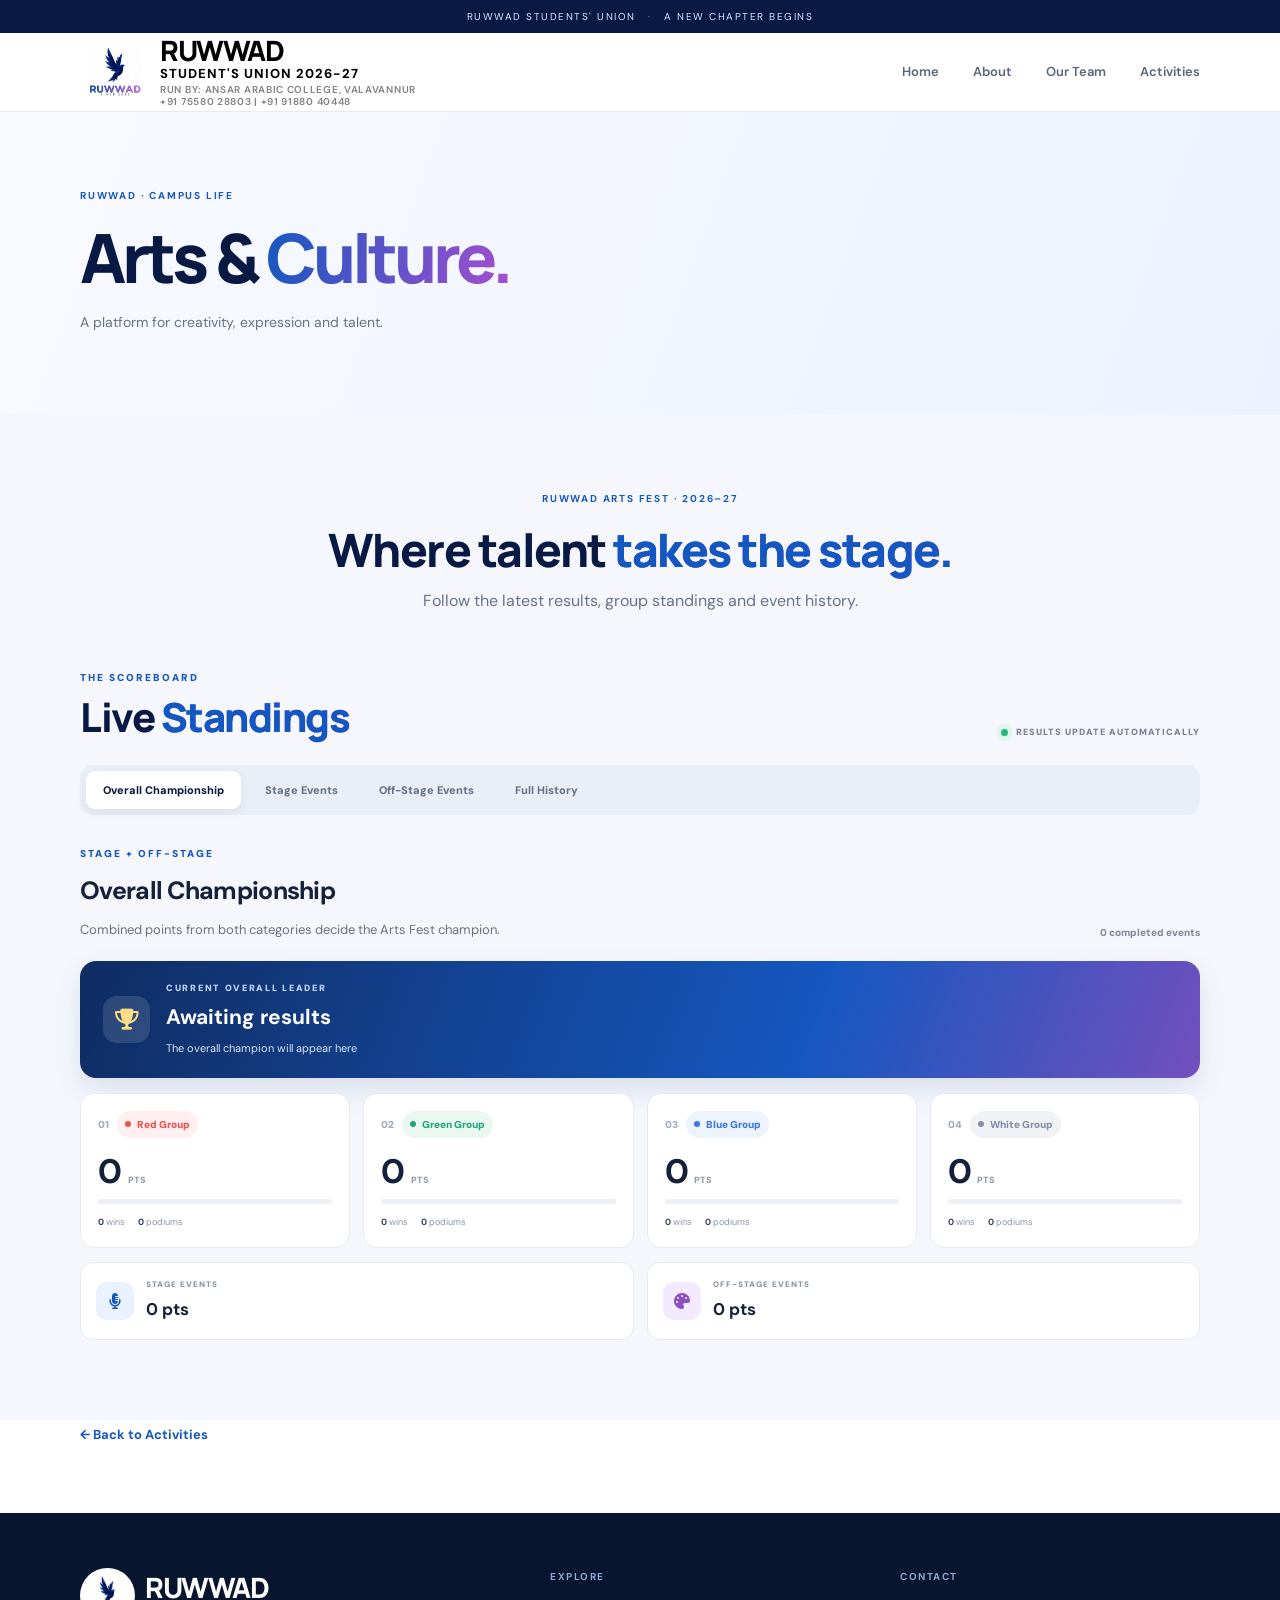
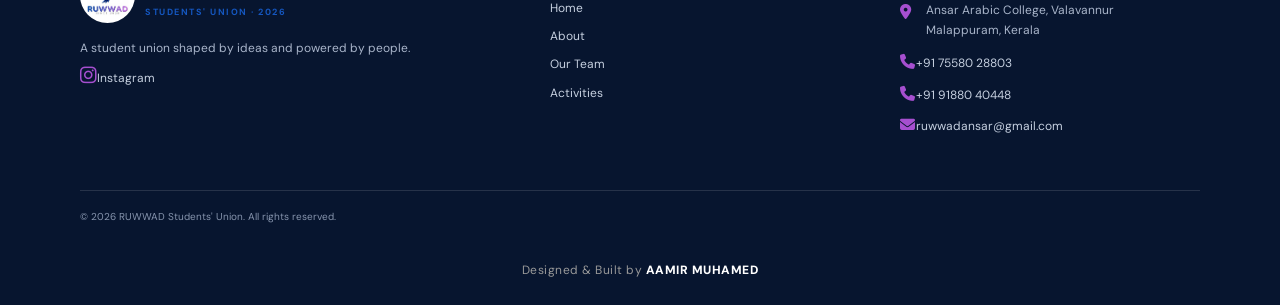
<file: activity-arts.html>
<!doctype html>
<html lang="en">
<head>
<meta charset="utf-8">
<meta name="viewport" content="width=device-width, initial-scale=1">
<title>Arts & Culture | RUWWAD</title>
<link rel="icon" type="image/png" href="images/ruwwad-bird.png">
<link rel="preconnect" href="https://fonts.googleapis.com">
<link rel="preconnect" href="https://fonts.gstatic.com" crossorigin>
<link href="https://fonts.googleapis.com/css2?family=DM+Sans:wght@400;500;600;700;800;900&family=Manrope:wght@400;500;600;700;800&display=swap" rel="stylesheet">
<link rel="stylesheet" href="style.css">
<link rel="stylesheet" href="https://cdnjs.cloudflare.com/ajax/libs/font-awesome/6.5.2/css/all.min.css">
<link rel="stylesheet" href="arts-dashboard.css">
</head>
<body>

<div class="topline">
  RUWWAD STUDENTS' UNION <span>·</span> A NEW CHAPTER BEGINS
</div>

<header class="header">
  <nav class="wrap nav">
    <a class="brand" href="index.html">
      <img src="images/ruwwad-logo.jpg" alt="RUWWAD">
      <span>
        <b>RUWWAD</b>
        <div class="union-info">
          <strong>STUDENT'S UNION 2026-27</strong>
          <span>RUN BY: ANSAR ARABIC COLLEGE, VALAVANNUR</span>
          <span>+91 75580 28803 | +91 91880 40448</span>
        </div>
      </span>
    </a>

    <button class="menu" aria-label="Toggle menu" aria-expanded="false">
      <i></i><i></i><i></i>
    </button>

    <div class="navlinks">
      <a href="index.html">Home</a>
      <a href="about.html">About</a>
      <a href="team.html">Our Team</a>
      <a href="activities.html">Activities</a>
    </div>
  </nav>
</header>

<main>
  <section class="pagehero">
    <div class="wrap">
      <p class="eyebrow">RUWWAD · CAMPUS LIFE</p>
      <h1>Arts & <span>Culture.</span></h1>
      <p>A platform for creativity, expression and talent.</p>
    </div>
  </section>

  <section class="arts-dashboard-section">
    <div class="wrap arts-dashboard-wrap">
      <div class="arts-intro">
        <p class="eyebrow">RUWWAD ARTS FEST · 2026–27</p>
        <h2>Where talent <span>takes the stage.</span></h2>
        <p>Follow the latest results, group standings and event history.</p>
      </div>

      <div class="arts-dashboard-heading">
        <div>
          <span class="arts-kicker">THE SCOREBOARD</span>
          <h2>Live <span>Standings</span></h2>
        </div>
        <div class="arts-live-status"><i></i> RESULTS UPDATE AUTOMATICALLY</div>
      </div>

      <nav class="arts-tabs" aria-label="Arts Fest standings">
        <button class="arts-tab active" data-view="overall" type="button">Overall Championship</button>
        <button class="arts-tab" data-view="stage" type="button">Stage Events</button>
        <button class="arts-tab" data-view="offstage" type="button">Off-Stage Events</button>
        <button class="arts-tab" data-view="history" type="button">Full History</button>
      </nav>

      <section class="arts-view active" id="view-overall">
        <div class="arts-view-heading">
          <div>
            <span class="arts-kicker">STAGE + OFF-STAGE</span>
            <h3>Overall Championship</h3>
            <p>Combined points from both categories decide the Arts Fest champion.</p>
          </div>
          <span class="arts-count" id="overall-event-count">0 completed events</span>
        </div>
        <div class="arts-champion">
          <div class="champion-mark"><i class="fa-solid fa-trophy"></i></div>
          <div>
            <span class="champion-label">CURRENT OVERALL LEADER</span>
            <strong id="champion-name">Awaiting results</strong>
            <small id="champion-points">The overall champion will appear here</small>
          </div>
        </div>
        <div class="arts-standings-grid" id="overall-standings"></div>
        <div class="arts-category-summary">
          <article><span class="summary-icon stage-icon"><i class="fa-solid fa-microphone-lines"></i></span><div><small>STAGE EVENTS</small><strong id="stage-total">0 pts</strong></div></article>
          <article><span class="summary-icon offstage-icon"><i class="fa-solid fa-palette"></i></span><div><small>OFF-STAGE EVENTS</small><strong id="offstage-total">0 pts</strong></div></article>
        </div>
      </section>

      <section class="arts-view" id="view-stage">
        <div class="arts-view-heading">
          <div><span class="arts-kicker">PERFORMANCE ARENA</span><h3>Stage Events Standing</h3><p>Points earned in stage programmes only.</p></div>
          <span class="arts-count" id="stage-event-count">0 completed events</span>
        </div>
        <div class="arts-standings-grid" id="stage-standings"></div>
        <div class="arts-section-subheading"><h3>Stage Event Results</h3><span>COMPLETED &amp; UPCOMING</span></div>
        <div class="arts-event-list" id="stage-events"></div>
      </section>

      <section class="arts-view" id="view-offstage">
        <div class="arts-view-heading">
          <div><span class="arts-kicker">INDIVIDUAL &amp; GROUP CONTESTS</span><h3>Off-Stage Events Standing</h3><p>Points earned in off-stage programmes only.</p></div>
          <span class="arts-count" id="offstage-event-count">0 completed events</span>
        </div>
        <div class="arts-standings-grid" id="offstage-standings"></div>
        <div class="arts-section-subheading"><h3>Off-Stage Event Results</h3><span>COMPLETED &amp; UPCOMING</span></div>
        <div class="arts-event-list" id="offstage-events"></div>
      </section>

      <section class="arts-view" id="view-history">
        <div class="arts-view-heading">
          <div><span class="arts-kicker">EVERY RESULT, IN ONE PLACE</span><h3>Full Event History</h3><p>Completed results from both stage and off-stage categories.</p></div>
        </div>
        <div class="history-filter">
          <button class="history-filter-btn active" data-filter="all" type="button">All events</button>
          <button class="history-filter-btn" data-filter="stage" type="button">Stage</button>
          <button class="history-filter-btn" data-filter="offstage" type="button">Off-stage</button>
        </div>
        <div class="arts-event-list" id="full-history"></div>
      </section>
    </div>
  </section>

  <div class="wrap arts-back-wrap">
    <a class="back-link" href="activities.html">← Back to Activities</a>
  </div>
</main>

<footer>
  <div class="wrap foot">
    <div>
      <a class="brand footbrand" href="index.html">
        <img src="images/ruwwad-logo.jpg" alt="">
        <span><b>RUWWAD</b><small>STUDENTS' UNION · 2026</small></span>
      </a>
      <p>A student union shaped by ideas and powered by people.</p>
      <a href="https://www.instagram.com/ruwwad_students_union" target="_blank" rel="noopener noreferrer" class="instagram-link">
        <i class="fa-brands fa-instagram"></i>Instagram
      </a>
    </div>

    <div>
      <h4>EXPLORE</h4>
      <a href="index.html">Home</a>
      <a href="about.html">About</a>
      <a href="team.html">Our Team</a>
      <a href="activities.html">Activities</a>
    </div>

    <div>
      <h4>CONTACT</h4>
      <p class="contact-item"><i class="fa-solid fa-location-dot"></i><span>Ansar Arabic College, Valavannur<br>Malappuram, Kerala</span></p>
      <a href="tel:+917558028803" class="contact-item"><i class="fa-solid fa-phone"></i><span>+91 75580 28803</span></a>
      <a href="tel:+919188040448" class="contact-item"><i class="fa-solid fa-phone"></i><span>+91 91880 40448</span></a>
      <a href="mailto:ruwwadansar@gmail.com" class="contact-item"><i class="fa-solid fa-envelope"></i><span>ruwwadansar@gmail.com</span></a>
    </div>
  </div>

  <div class="wrap copyright">© 2026 RUWWAD Students' Union. All rights reserved.</div>
  <div class="footer-signature">
    <span>Designed &amp; Built by</span>
    <a href="https://wa.me/917994060891?text=Hello%20Aamir!%20I%20visited%20the%20RUWWAD%20website%20and%20would%20like%20to%20connect%20with%20you." target="_blank" rel="noopener noreferrer">AAMIR MUHAMED</a>
  </div>
</footer>

<script src="script.js"></script>
<script src="arts-data.js"></script>
<script src="arts-dashboard.js"></script>
</body>
</html>
</file>
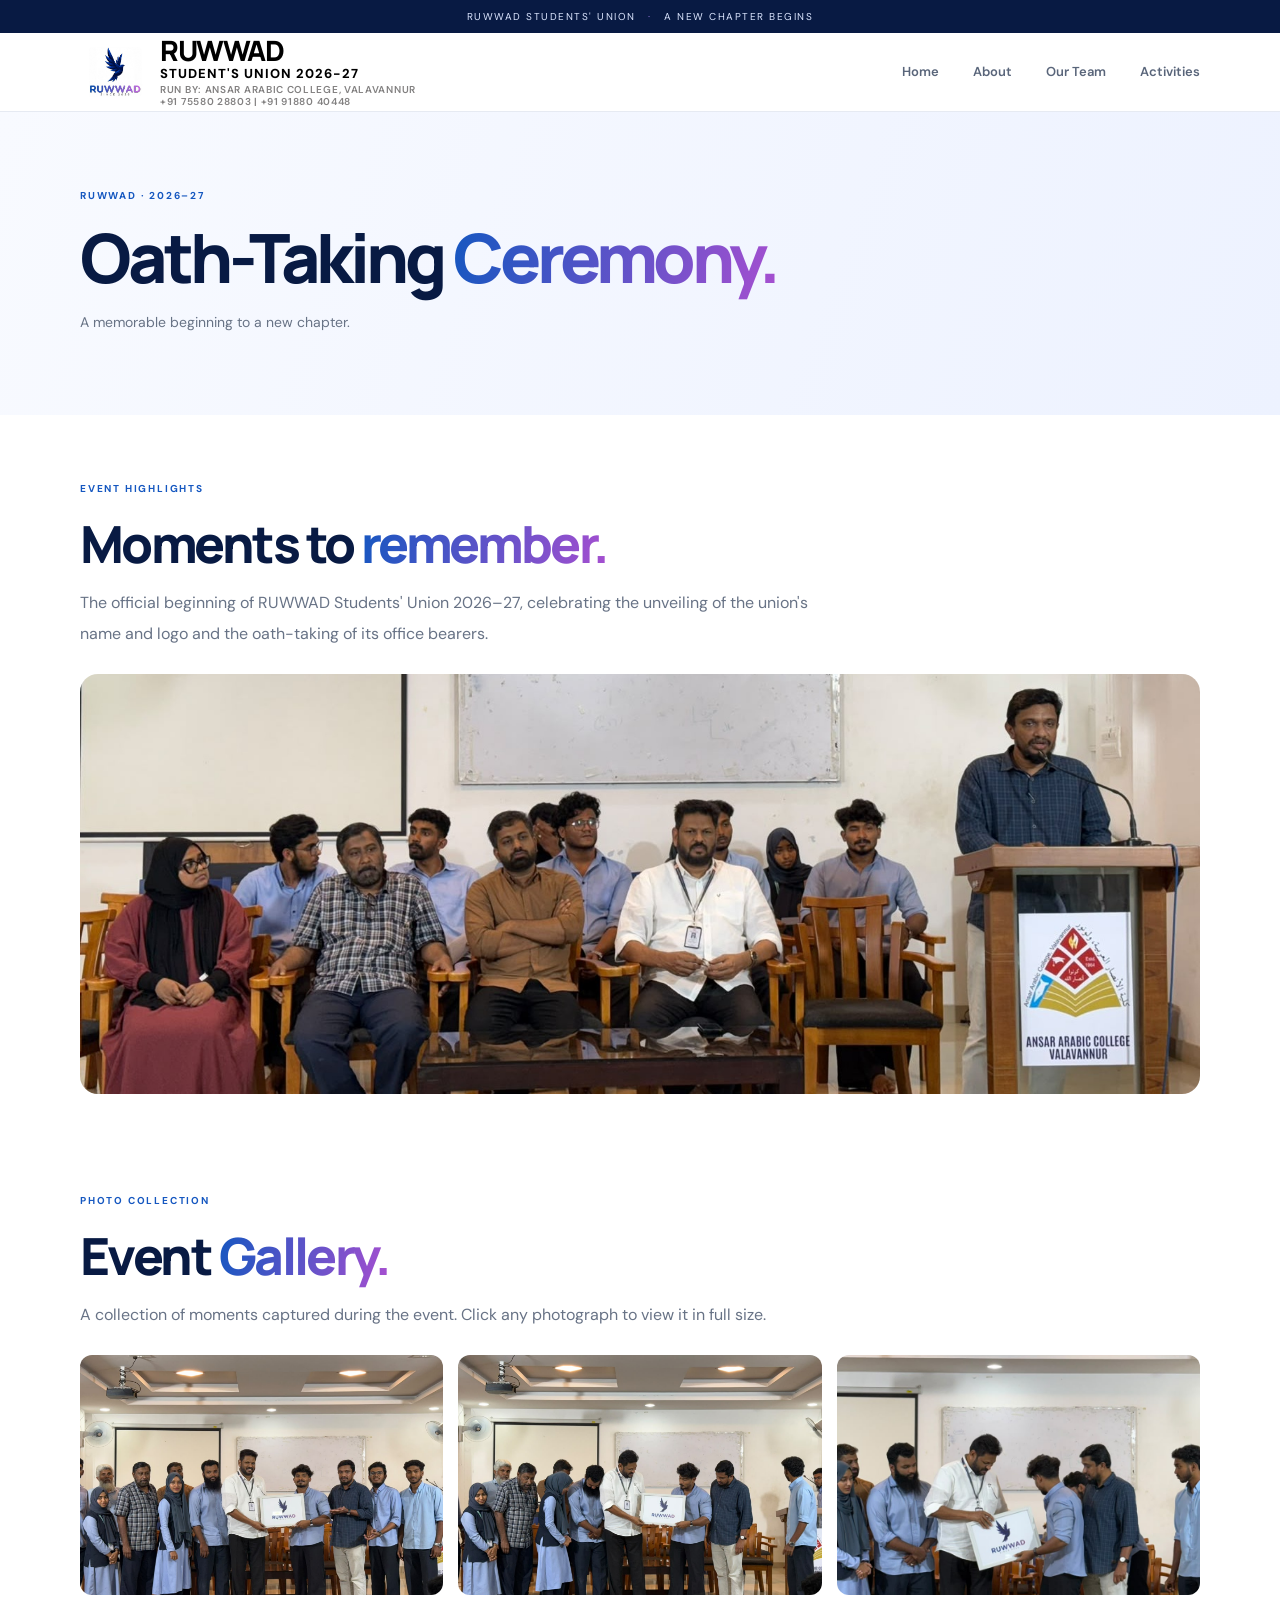
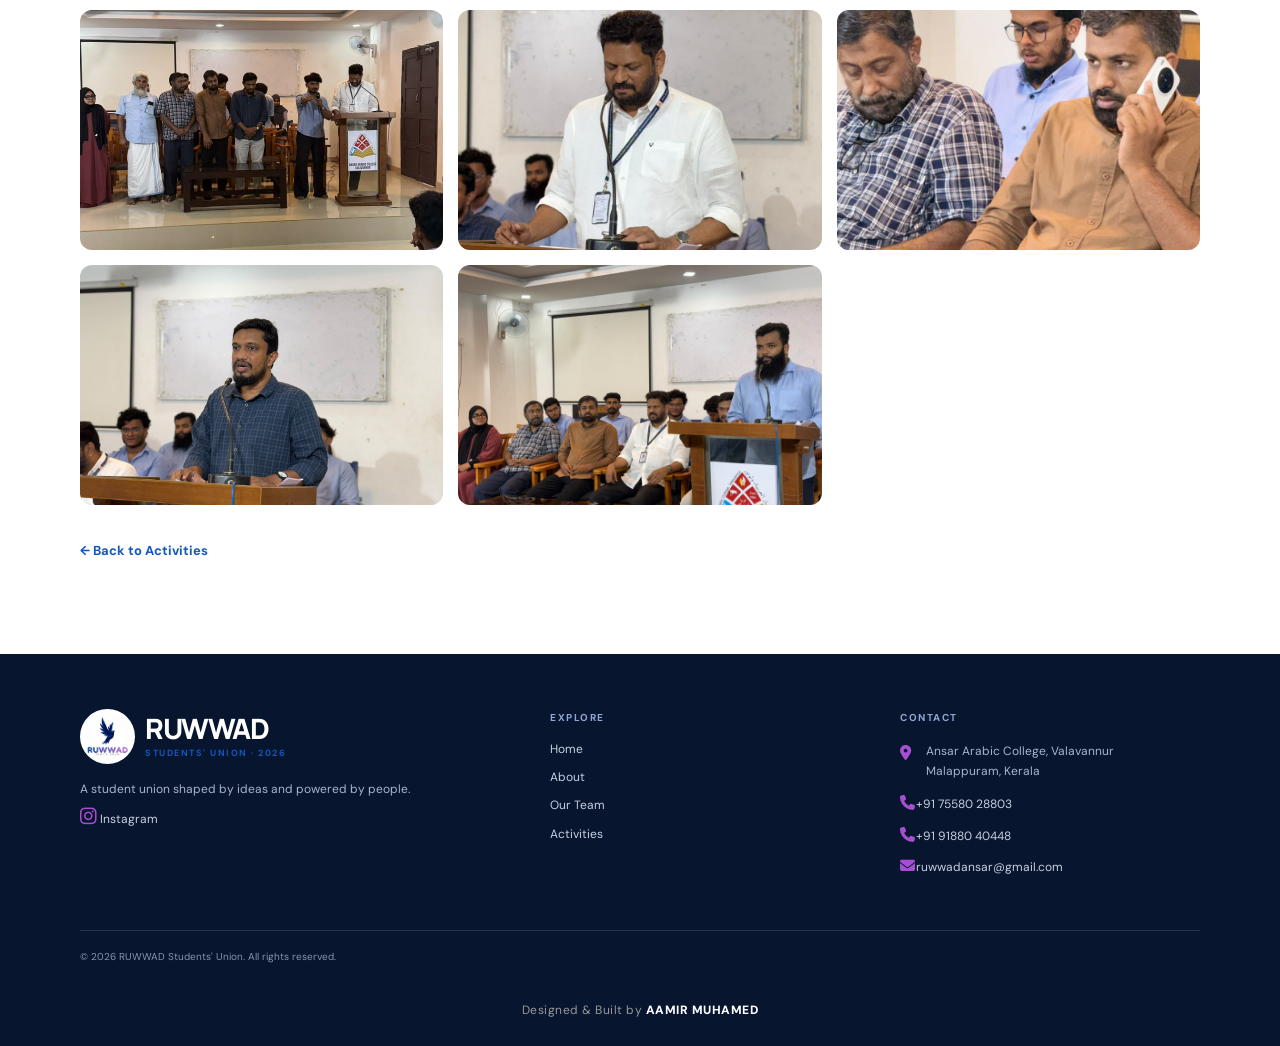
<file: activity-oath.html>
<!DOCTYPE html>
<html lang="en">
<head>
<meta charset="UTF-8">
<meta name="viewport" content="width=device-width, initial-scale=1">

<title>Oath-Taking Ceremony | RUWWAD</title>
<link rel="icon" type="image/png" href="images/ruwwad-bird.png">

<link rel="preconnect" href="https://fonts.googleapis.com">
<link rel="preconnect" href="https://fonts.gstatic.com" crossorigin>
<link href="https://fonts.googleapis.com/css2?family=DM+Sans:wght@400;500;600;700&family=Manrope:wght@400;500;600;700;800&display=swap" rel="stylesheet">

<link rel="stylesheet" href="style.css">
<link rel="stylesheet" href="https://cdnjs.cloudflare.com/ajax/libs/font-awesome/6.5.2/css/all.min.css">

<style>
.event-detail {
  padding: 65px 0 90px;
}

.event-cover {
  width: 100%;
  height: 420px;
  object-fit: cover;
  border-radius: 18px;
  margin: 25px 0;
}

.event-description {
  max-width: 750px;
  color: var(--muted);
  line-height: 1.9;
  margin-top: 15px;
}

.gallery-heading {
  margin: 65px 0 25px;
}

.event-gallery {
  display: grid;
  grid-template-columns: repeat(3, 1fr);
  gap: 15px;
}

.event-gallery a {
  display: block;
  overflow: hidden;
  border-radius: 12px;
}

.event-gallery img {
  display: block;
  width: 100%;
  height: 240px;
  object-fit: cover;
  transition: transform .35s ease;
}

.event-gallery a:hover img {
  transform: scale(1.06);
}

.back-link {
  display: inline-block;
  margin-top: 35px;
  color: var(--blue);
  font-weight: 700;
  font-size: 13px;
}

@media(max-width:620px) {
  .event-cover {
    height: 240px;
  }

  .event-gallery {
    grid-template-columns: repeat(2, 1fr);
    gap: 10px;
  }

  .event-gallery img {
    height: 160px;
  }
}
</style>
</head>

<body>

<div class="topline">
RUWWAD STUDENTS' UNION <span>·</span> A NEW CHAPTER BEGINS
</div>

<header class="header">
<nav class="wrap nav">

<a class="brand" href="index.html">
<img src="images/ruwwad-logo.jpg" alt="RUWWAD">
<span>
<b>RUWWAD</b>
<div class="union-info">
<strong>STUDENT'S UNION 2026-27</strong>
<span>RUN BY: ANSAR ARABIC COLLEGE, VALAVANNUR</span>
<span>+91 75580 28803 | +91 91880 40448</span>
</div>
</span>
</a>

<button class="menu" aria-label="Toggle menu" aria-expanded="false">
<i></i><i></i><i></i>
</button>

<div class="navlinks">
<a href="index.html">Home</a>
<a href="about.html">About</a>
<a href="team.html">Our Team</a>
<a href="activities.html">Activities</a>
</div>

</nav>
</header>

<main>

<section class="pagehero">
<div class="wrap">
<p class="eyebrow">RUWWAD · 2026–27</p>

<h1>Oath-Taking <span>Ceremony.</span></h1>

<p>A memorable beginning to a new chapter.</p>
</div>
</section>

<section class="event-detail">
<div class="wrap">

<p class="eyebrow">EVENT HIGHLIGHTS</p>

<h2>Moments to <span>remember.</span></h2>

<p class="event-description">
The official beginning of RUWWAD Students' Union 2026–27,
celebrating the unveiling of the union's name and logo
and the oath-taking of its office bearers.
</p>

<img class="event-cover"
src="images/oath/cover.jpeg"
alt="RUWWAD Oath-Taking Ceremony">

<div class="gallery-heading">
<p class="eyebrow">PHOTO COLLECTION</p>
<h2>Event <span>Gallery.</span></h2>
<p class="event-description">
A collection of moments captured during the event.
Click any photograph to view it in full size.
</p>
</div>

<div class="event-gallery">

<a href="images/oath/1.jpeg" target="_blank">
<img src="images/oath/1.jpeg" alt="Event photograph 1">
</a>

<a href="images/oath/2.jpeg" target="_blank">
<img src="images/oath/2.jpeg" alt="Event photograph 2">
</a>

<a href="images/oath/3.jpeg" target="_blank">
<img src="images/oath/3.jpeg" alt="Event photograph 3">
</a>

<a href="images/oath/4.jpeg" target="_blank">
<img src="images/oath/4.jpeg" alt="Event photograph 4">
</a>

<a href="images/oath/5.jpeg" target="_blank">
<img src="images/oath/5.jpeg" alt="Event photograph 5">
</a>

<a href="images/oath/6.jpeg" target="_blank">
<img src="images/oath/6.jpeg" alt="Event photograph 6">
</a>

<a href="images/oath/7.jpeg" target="_blank">
<img src="images/oath/7.jpeg" alt="Event photograph 6">
</a>

<a href="images/oath/8.jpeg" target="_blank">
<img src="images/oath/8.jpeg" alt="Event photograph 6">
</a>

</div>

<a href="activities.html" class="back-link">
← Back to Activities
</a>

</div>
</section>

</main>

<!-- Keep your existing RUWWAD footer here -->

<footer>
<div class="wrap foot">

<div>
<a class="brand footbrand" href="index.html">
<img src="images/ruwwad-logo.jpg" alt="">
<span>
<b>RUWWAD</b>
<small>STUDENTS' UNION · 2026</small>
</span>
</a>
<p>A student union shaped by ideas and powered by people.</p>
<a href="https://www.instagram.com/ruwwad_students_union/"
target="_blank" rel="noopener noreferrer" class="instagram-link">
<i class="fa-brands fa-instagram"></i> Instagram
</a>
</div>

<div>
<h4>EXPLORE</h4>
<a href="index.html">Home</a>
<a href="about.html">About</a>
<a href="team.html">Our Team</a>
<a href="activities.html">Activities</a>
</div>

<div>
<h4>CONTACT</h4>
<p class="contact-item">
<i class="fa-solid fa-location-dot"></i>
<span>Ansar Arabic College, Valavannur<br>Malappuram, Kerala</span>
</p>
<a href="tel:+917558028803" class="contact-item">
<i class="fa-solid fa-phone"></i><span>+91 75580 28803</span>
</a>
<a href="tel:+919188040448" class="contact-item">
<i class="fa-solid fa-phone"></i><span>+91 91880 40448</span>
</a>
<a href="mailto:ruwwadansar@gmail.com" class="contact-item">
<i class="fa-solid fa-envelope"></i><span>ruwwadansar@gmail.com</span>
</a>
</div>

</div>

<div class="wrap copyright">
© 2026 RUWWAD Students' Union. All rights reserved.
</div>

<div class="footer-signature">
<span>Designed & Built by</span>
<a href="https://wa.me/917994060891?text=Hello%20Aamir!"
target="_blank" rel="noopener noreferrer">
AAMIR MUHAMED
</a>
</div>
</footer>

<script src="script.js"></script>
</body>
</html>
</file>
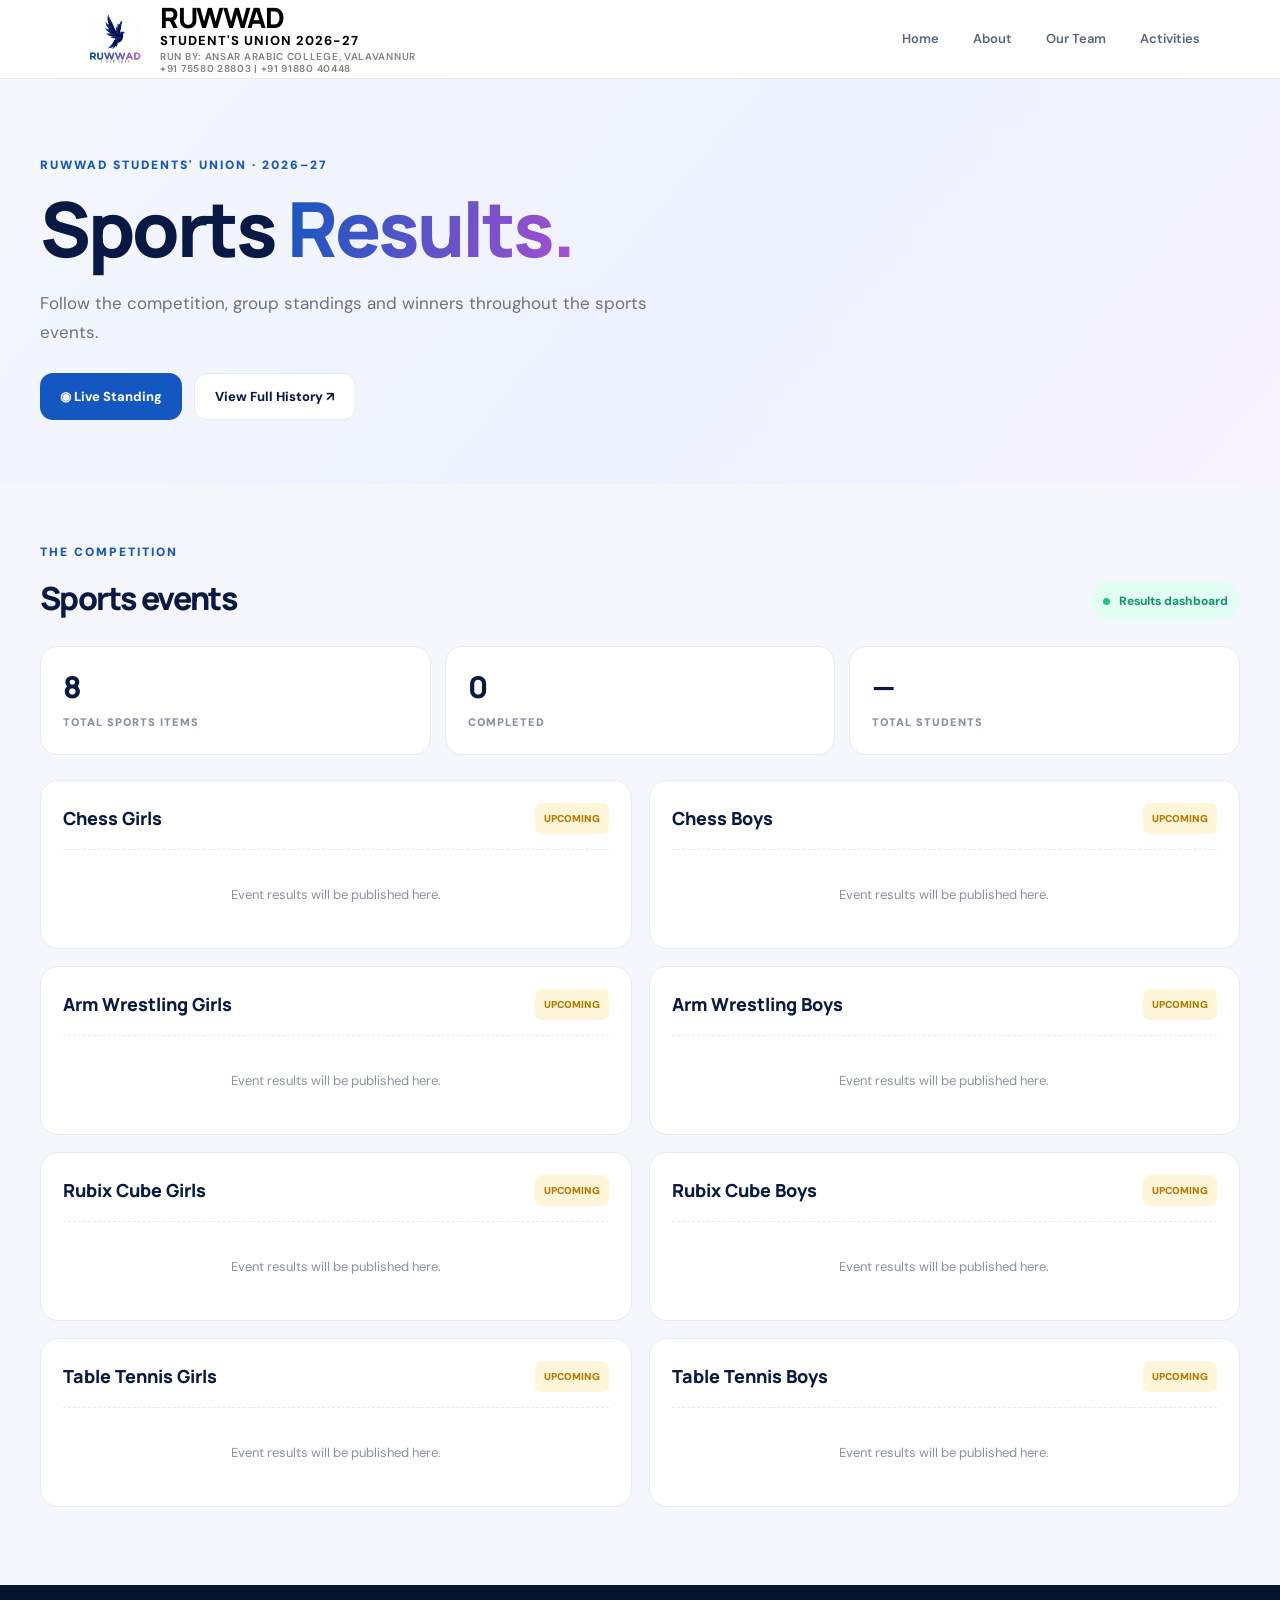
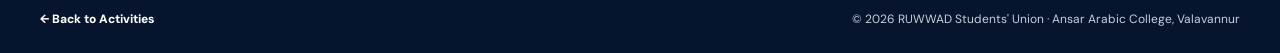
<file: activity-sports.html>
<!doctype html>
<html lang="en"><head>
<meta charset="utf-8"><meta name="viewport" content="width=device-width,initial-scale=1">
<title>Sports Results | RUWWAD</title>
<link rel="icon" href="images/ruwwad-bird.png">
<link rel="preconnect" href="https://fonts.googleapis.com"><link rel="preconnect" href="https://fonts.gstatic.com" crossorigin>
<link href="https://fonts.googleapis.com/css2?family=DM+Sans:wght@400;500;600;700;800;900&family=Manrope:wght@400;500;600;700;800;900&display=swap" rel="stylesheet">
<link rel="stylesheet" href="style.css"><link rel="stylesheet" href="sports-dashboard.css">
</head><body>
<header class="header"><nav class="wrap nav">
<a class="brand" href="index.html"><img src="images/ruwwad-logo.jpg" alt="RUWWAD"><span><b>RUWWAD</b><div class="union-info"><strong>STUDENT'S UNION 2026-27</strong><span>RUN BY: ANSAR ARABIC COLLEGE, VALAVANNUR</span><span>+91 75580 28803 | +91 91880 40448</span></div></span></a>
<button class="menu" aria-label="Toggle menu" aria-expanded="false"><i></i><i></i><i></i></button>
<div class="navlinks"><a href="index.html">Home</a><a href="about.html">About</a><a href="team.html">Our Team</a><a href="activities.html">Activities</a></div>
</nav></header>
<main class="sports-page">
<section class="sports-hero"><div class="sports-shell"><p class="sports-eyebrow">RUWWAD STUDENTS' UNION · 2026–27</p><h1>Sports <span>Results.</span></h1><p class="sports-intro">Follow the competition, group standings and winners throughout the sports events.</p><div class="sports-actions"><button class="sports-btn sports-btn-primary" id="openLive">◉ Live Standing</button><button class="sports-btn sports-btn-light" id="openHistory">View Full History ↗</button></div></div></section>
<section class="sports-shell sports-content"><div class="sports-section-head"><div><p class="sports-eyebrow">THE COMPETITION</p><h2>Sports events</h2></div><span class="sports-live-tag"><i></i> Results dashboard</span></div><div class="sports-stats" id="pageStats"></div><div class="sports-event-grid" id="eventGrid"></div><p class="sports-empty-note" id="emptyNote">Sports events and results will appear here once they are added to <code>sports-data.js</code>.</p></section>
</main>
<footer class="sports-footer"><div class="sports-shell"><a href="activities.html">← Back to Activities</a><span>© 2026 RUWWAD Students' Union · Ansar Arabic College, Valavannur</span></div></footer>
<div class="sports-modal" id="liveModal" aria-hidden="true"><div class="sports-modal-backdrop" data-close="liveModal"></div><section class="sports-modal-panel" role="dialog" aria-modal="true" aria-labelledby="liveTitle">
<div class="sports-modal-head"><h2 id="liveTitle">LIVE STANDING</h2><button class="sports-close" data-close="liveModal" aria-label="Close">×</button></div>
<div class="sports-live-layout"><div class="sports-chart-card"><span class="sports-mini-label">GROUP POINTS</span><div class="sports-donut" id="groupDonut"><div class="sports-donut-center"><small>LEADING</small><strong id="leadingGroup">—</strong><span id="leadingPoints">0 POINTS</span></div></div><div class="sports-chart-legend" id="chartLegend"></div></div>
<div class="sports-live-side"><label class="sports-search"><span>⌕</span><input id="eventSearch" type="search" placeholder="Search event..."></label><div class="sports-summary-cards" id="liveStats"></div><div class="sports-group-list" id="groupList"></div><button class="sports-btn sports-btn-dark" id="historyFromLive">VIEW FULL HISTORY →</button></div></div>
</section></div>
<div class="sports-modal" id="historyModal" aria-hidden="true"><div class="sports-modal-backdrop" data-close="historyModal"></div><section class="sports-modal-panel sports-history-panel" role="dialog" aria-modal="true" aria-labelledby="historyTitle">
<div class="sports-modal-head"><div><p class="sports-eyebrow">ALL COMPLETED EVENTS</p><h2 id="historyTitle">Full History</h2></div><button class="sports-close" data-close="historyModal" aria-label="Close">×</button></div>
<div class="sports-history-toolbar"><input id="historySearch" type="search" placeholder="Search sports item or winner..."><select id="groupFilter" aria-label="Filter by group"><option value="all">All groups</option><option>Red</option><option>Green</option><option>Blue</option><option>White</option></select></div><div class="sports-history-grid" id="historyGrid"></div><p class="sports-empty-note" id="historyEmpty">Completed event results will be listed here.</p>
</section></div>
<script src="script.js"></script><script src="sports-data.js"></script><script src="sports-dashboard.js"></script>
</body></html>
</file>
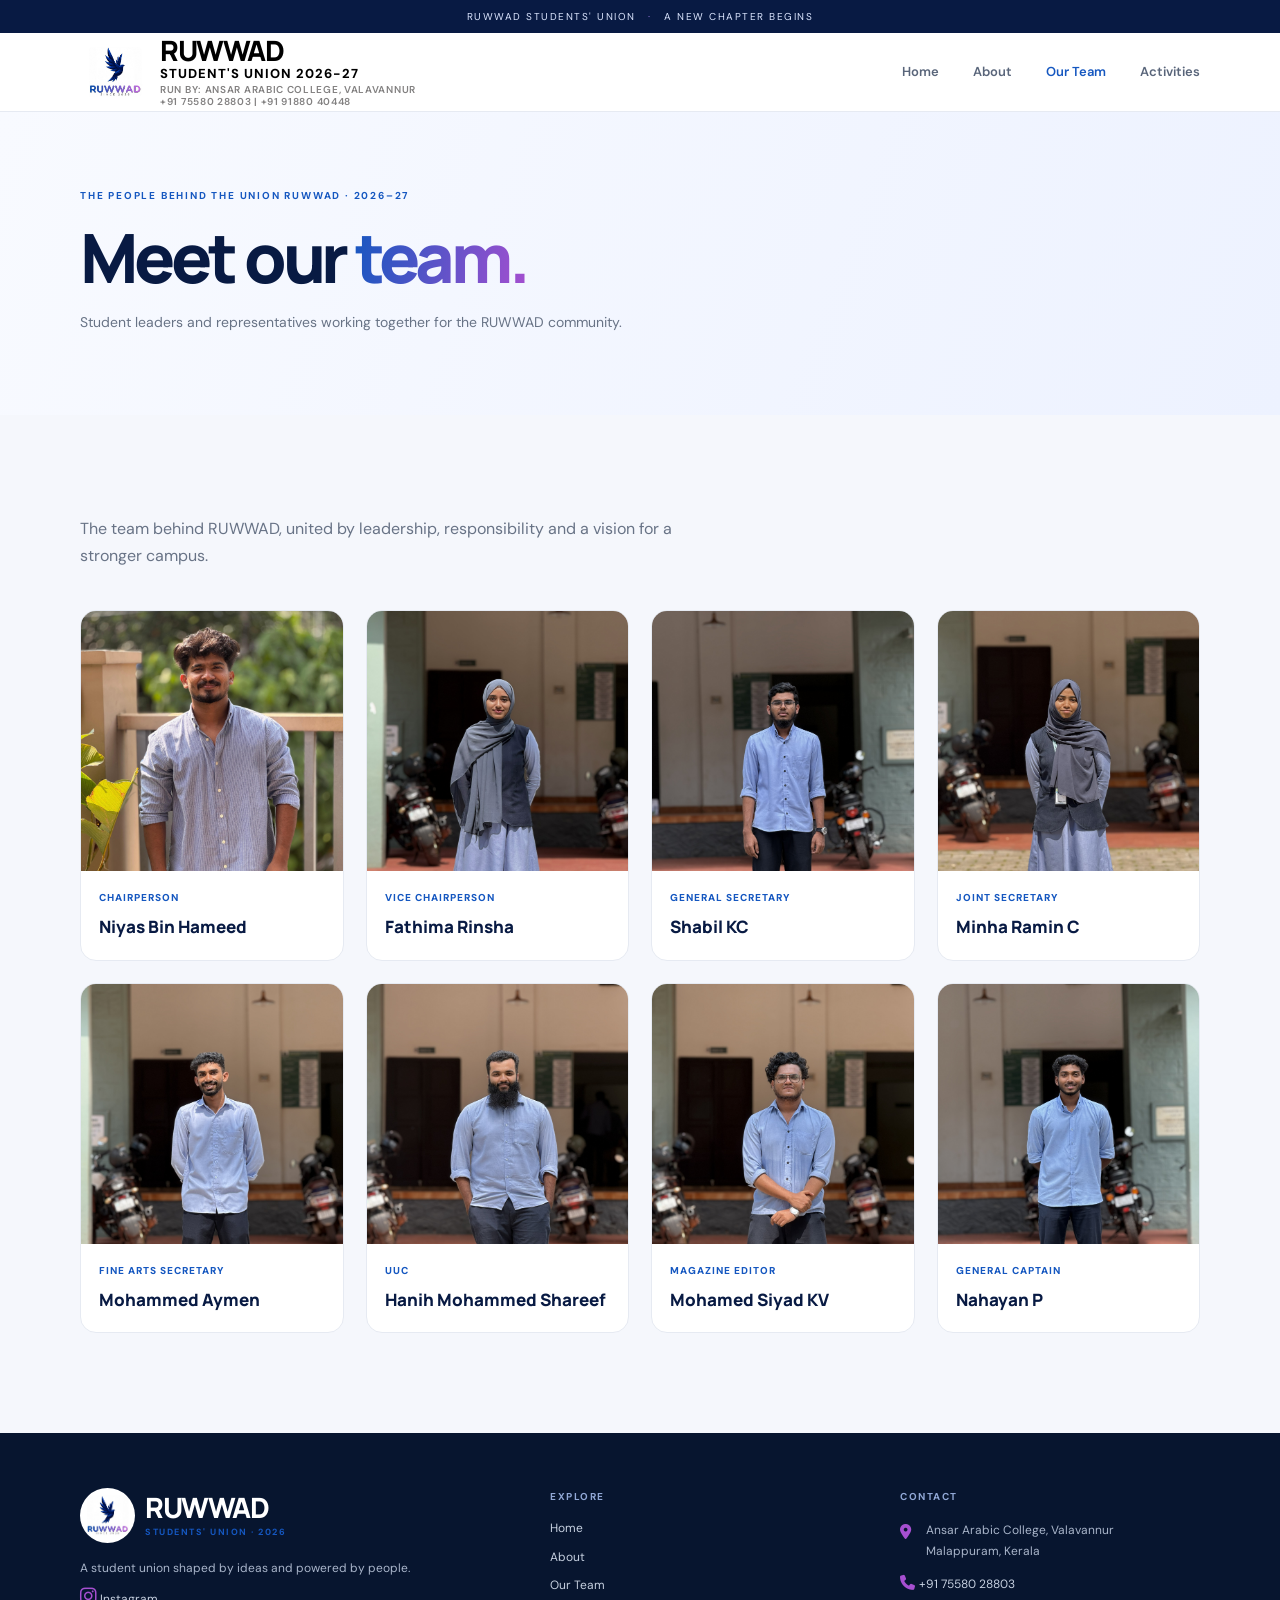
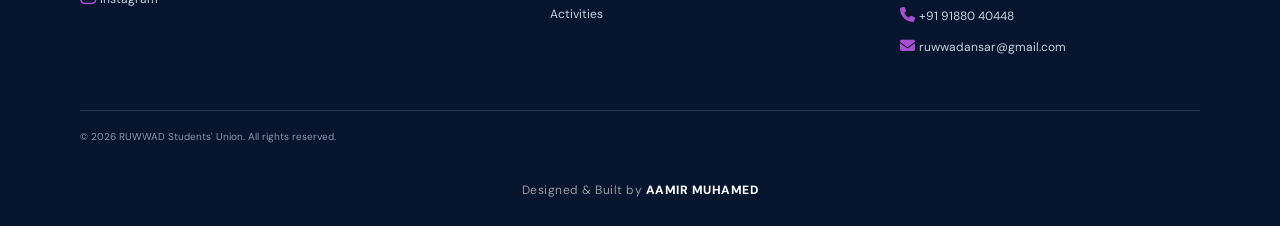
<file: team.html>
<!doctype html>
<html lang="en"><head>
<meta charset="utf-8"><meta name="viewport" content="width=device-width, initial-scale=1">
<meta name="description" content="RUWWAD Students' Union">
<title>Our Team | RUWWAD</title>
<link rel="icon" type="image/png" href="images/ruwwad-bird.png">
<link rel="preconnect" href="https://fonts.googleapis.com"><link rel="preconnect" href="https://fonts.gstatic.com" crossorigin>
<link href="https://fonts.googleapis.com/css2?family=DM+Sans:wght@400;500;600;700&family=Manrope:wght@400;500;600;700;800&display=swap" rel="stylesheet">
<link rel="stylesheet" href="style.css">
<link rel="stylesheet" href="https://cdnjs.cloudflare.com/ajax/libs/font-awesome/6.5.2/css/all.min.css"></head><body>

<div class="topline">RUWWAD STUDENTS' UNION <span>·</span> A NEW CHAPTER BEGINS</div>
<header class="header"><nav class="wrap nav">
  <a class="brand" href="index.html"><img src="images/ruwwad-logo.jpg" alt="RUWWAD"><span><b>RUWWAD</b><div class="union-info">
    <strong>STUDENT'S UNION 2026-27</strong>
    <span>RUN BY: ANSAR ARABIC COLLEGE, VALAVANNUR</span>
    <span>+91 75580 28803 | +91 91880 40448</span>
</div></span></a>
  <button class="menu" aria-label="Toggle menu" aria-expanded="false"><i></i><i></i><i></i></button>
  <div class="navlinks">
    <a href="index.html">Home</a><a href="about.html">About</a><a href="team.html">Our Team</a><a href="activities.html">Activities</a>
  </div>
</nav></header>
<main><section class="pagehero"><div class="wrap"><p class="eyebrow">THE PEOPLE BEHIND THE UNION RUWWAD · 2026–27</p><h1>Meet our <span>team.</span></h1><p>Student leaders and representatives working together for the RUWWAD community.</p></div></section>
<section class="office-section">
    <div class="wrap">

        <p class="office-intro">
            The team behind RUWWAD, united by leadership,
            responsibility and a vision for a stronger campus.
        </p>

        <div class="office-grid">

            <div class="office-card">
                <a href="https://www.instagram.com/niyas_hameed_/?utm_source=ig_web_button_share_sheet" target="_blank" rel="noopener noreferrer">
  <img
  src="images/niyas-bin-hameed.jpeg"
  alt="niyas-bin-hameed"
  loading="lazy"
  decoding="async"
  width="600"
  height="600"
>
</a>
                <div class="office-info">
                    <small>CHAIRPERSON</small>
                    <h3>Niyas Bin Hameed</h3>
                </div>
            </div>

            <div class="office-card">
              <a href="https://www.instagram.com/__r1nshha__/?utm_source=ig_web_button_share_sheet" target="_blank" rel="noopener noreferrer">
                <img src="images/fathima-rinsha.jpg" alt="Fathima Rinsha">
              </a>
                <div class="office-info">
                    <small>VICE CHAIRPERSON</small>
                    <h3>Fathima Rinsha</h3>
                </div>
            </div>

            <div class="office-card">
                <a href="https://www.instagram.com/shabileey._?utm_source=ig_web_button_share_sheet&fqnt=ZDNlZDc0MzIxNw==" target="_blank" rel="noopener noreferrer">
  <img src="images/shabil-kc.jpg" alt="Shabil KC">
</a>
                <div class="office-info">
                    <small>GENERAL SECRETARY</small>
                    <h3>Shabil KC</h3>
                </div>
            </div>

            <div class="office-card">
              <a href="https://www.instagram.com/minh_a_ranin/?utm_source=ig_web_button_share_sheet" target="_blank" rel="noopener noreferrer">
                <img src="images/minha-ramin-c.jpg" alt="Minha Ramin C">
              </a>
                <div class="office-info">
                    <small>JOINT SECRETARY</small>
                    <h3>Minha Ramin C</h3>
                </div>
            </div>

            <div class="office-card">
                <a href="https://www.instagram.com/mhd_aymen_11/?utm_source=ig_web_button_share_sheet" target="_blank" rel="noopener noreferrer">
  <img src="images/mohammed-aymen.jpg" alt="Mohammed Aymen">
</a>
                <div class="office-info">
                    <small>FINE ARTS SECRETARY</small>
                    <h3>Mohammed Aymen</h3>
                </div>
            </div>

            <div class="office-card">
                <a href="https://www.instagram.com/h_anihh?utm_source=ig_web_button_share_sheet&bqrl=ZDNlZDc0MzIxNw==" target="_blank" rel="noopener noreferrer">
  <img src="images/hanih-mohammed-shareef.jpg" alt="Hanih Mohammed Shareef">
</a>
                <div class="office-info">
                    <small>UUC</small>
                    <h3>Hanih Mohammed Shareef</h3>
                </div>
            </div>

            <div class="office-card">
                <a href="https://www.instagram.com/protagonisttttttttt?utm_source=ig_web_button_share_sheet&gwpx=ZDNlZDc0MzIxNw==" target="_blank" rel="noopener noreferrer">
  <img src="images/mohamed-siyad-kv.jpg" alt="Mohamed Siyad KV">
</a>
                <div class="office-info">
                    <small>MAGAZINE EDITOR</small>
                    <h3>Mohamed Siyad KV</h3>
                </div>
            </div>

            <div class="office-card">
                <a href="https://www.instagram.com/nahayaaan?utm_source=ig_web_button_share_sheet&dmpr=ZDNlZDc0MzIxNw==" target="_blank" rel="noopener noreferrer">
  <img src="images/nahayan-p.jpg" alt="Nahayan P">
</a>
                <div class="office-info">
                    <small>GENERAL CAPTAIN</small>
                    <h3>Nahayan P</h3>
                </div>
            </div>

        </div>

    </div>
</section>
</main>


<footer>
  <div class="wrap foot">

    <div>
      <a class="brand footbrand" href="index.html">
        <img src="images/ruwwad-logo.jpg" alt="">
        <span>
          <b>RUWWAD</b>
          <small>STUDENTS' UNION · 2026</small>
        </span>
      </a>

      <p>A student union shaped by ideas and powered by people.</p>

      <a href="https://www.instagram.com/ruwwad_students_union?utm_source=ig_web_button_share_sheet&jplx=ZDNlZDc0MzIxNw=="
         target="_blank" rel="noopener noreferrer" class="instagram-link">
        <i class="fa-brands fa-instagram"></i>
        Instagram
      </a>
    </div>

    <div>
      <h4>EXPLORE</h4>
      <a href="index.html">Home</a>
      <a href="about.html">About</a>
      <a href="team.html">Our Team</a>
      <a href="activities.html">Activities</a>
    </div>

    <div>
      <h4>CONTACT</h4>

      <p class="contact-item">
        <i class="fa-solid fa-location-dot"></i>
        <span>Ansar Arabic College, Valavannur<br>Malappuram, Kerala</span>
      </p>

      <a href="tel:+917558028803" class="contact-item">
        <i class="fa-solid fa-phone"></i>
        <span>+91 75580 28803</span>
      </a>

      <a href="tel:+919188040448" class="contact-item">
        <i class="fa-solid fa-phone"></i>
        <span>+91 91880 40448</span>
      </a>

      <a href="mailto:ruwwadansar@gmail.com" class="contact-item">
        <i class="fa-solid fa-envelope"></i>
        <span>ruwwadansar@gmail.com</span>
      </a>
    </div>

  </div>

  <div class="wrap copyright">
    © 2026 RUWWAD Students' Union. All rights reserved.
  </div>

  <div class="footer-signature">
    <span>Designed & Built by</span>
    <a href="https://wa.me/917994060891?text=Hello%20Aamir!%20I%20visited%20the%20RUWWAD%20website%20and%20would%20like%20to%20connect%20with%20you."
       target="_blank" rel="noopener noreferrer">
      AAMIR MUHAMED
    </a>
  </div>
</footer>
<script src="script.js"></script>
</body>
</html>
</file>
<file: style.css>
/* =========================================
   RUWWAD WEBSITE
   Main CSS File
   ========================================= */


/* =========================================
   1. MAIN SETTINGS
   Change colours and fonts here
   ========================================= */

:root {
    --navy: #081a43;
    --blue: #1557c0;
    --purple: #a64fd0;

    --ink: #15213a;
    --muted: #687386;

    --paper: #f5f7fc;
    --line: #e6eaf2;
    --white: #ffffff;

    --font: "DM Sans", sans-serif;
    --display: "Manrope", sans-serif;
}


/* =========================================
   2. BASIC WEBSITE SETTINGS
   ========================================= */

* {
    box-sizing: border-box;
    margin: 0;
    padding: 0;
}

html {
    scroll-behavior: smooth;
    scroll-padding-top: 90px;
}

body {
    font-family: var(--font);
    color: var(--ink);
    line-height: 1.7;
}

a {
    text-decoration: none;
    color: inherit;
}

.wrap {
    width: min(1120px, calc(100% - 44px));
    margin: auto;
}


/* =========================================
   3. TOP ANNOUNCEMENT BAR
   ========================================= */

.topline {
    background: var(--navy);
    color: #dce6ff;
    text-align: center;
    padding: 8px 12px;
    font-size: 10px;
    letter-spacing: 0.15em;
}

.topline span {
    color: #9d7be1;
    margin: 0 8px;
}


/* =========================================
   4. NAVIGATION BAR
   ========================================= */

.header {
    position: sticky;
    top: 0;
    z-index: 20;

    background: #ffffffed;
    backdrop-filter: blur(14px);

    border-bottom: 1px solid var(--line);
}

.nav {
    height: 78px;

    display: flex;
    align-items: center;
    justify-content: space-between;
}


/* Logo */

.brand {
    display: flex;
    align-items: center;
    gap: 10px;
}

.brand img {
    width: 70px;
    height: 70px;
    object-fit: cover;
    border-radius: 80%;
}

.brand span {
    display: grid;
    line-height: 1.2;
}

.brand b {
    font-family: 'Arial Black', 'Manrope', sans-serif;
    font-size: 28px;
    font-weight: 900;
    letter-spacing: -1.5px;
    color: #000000;
    line-height: 1;
}

.brand small {
    font-size: 9px;
    font-weight: 700;
    letter-spacing: 1.5px;
    color: var(--blue);
    margin-top: 6px;
}


/* Navigation links */

.navlinks {
    display: flex;
    gap: 34px;
    align-items: center;
}

.navlinks a {
    font-size: 13px;
    font-weight: 600;
    color: #59657a;
}

.navlinks a:hover,
.navlinks a.active {
    color: var(--blue);
}


/* Mobile menu button */

.menu {
    display: none;
}


/* =========================================
   5. UNION INFORMATION IN NAVBAR
   ========================================= */

.union-info {
    display: flex;
    flex-direction: column;

    line-height: 1.5;
    margin-left: 0;
}

.union-info strong {
    font-size: 13px;
    font-weight: 800;
    color: #000000;
    letter-spacing: 1px;
}

.union-info span {
    font-size: 10px;
    font-weight: 600;
    color: #828080;
    letter-spacing: 0.7px;
}


/* =========================================
   6. HOME PAGE HERO SECTION
   ========================================= */

.hero {
    background:
        radial-gradient(ellipse at 80% 50%, #e8efff, transparent 42%),
        linear-gradient(110deg, #ffffff, #f7f8ff);

    padding: 75px 0;
}

.hero-grid {
    display: grid;
    grid-template-columns: 1fr 1fr;

    gap: 55px;
    align-items: center;
    min-height: 430px;
}


/* Small heading */

.eyebrow {
    font-size: 10px;
    letter-spacing: 0.18em;
    font-weight: 700;
    color: var(--blue);
    margin-bottom: 17px;
}


/* Main heading */

.hero h1,
.pagehero h1 {
    font: 800 clamp(45px, 6vw, 76px)/1.08 var(--display);
    letter-spacing: -0.06em;
    color: var(--navy);
}

h1 span,
h2 span {
    background: linear-gradient(100deg, var(--blue), var(--purple));
    background-clip: text;
    -webkit-background-clip: text;
    color: transparent;
}


/* Hero description */

.intro {
    max-width: 490px;
    color: var(--muted);
    font-size: 15px;
    margin-top: 24px;
}


/* Hero buttons */

.actions {
    display: flex;
    align-items: center;
    gap: 25px;
    margin-top: 30px;
}

.btn {
    display: inline-block;

    background: var(--blue);
    color: white;

    padding: 13px 19px;
    border-radius: 4px;

    font-size: 12px;
    font-weight: 700;
}

.btn:hover {
    background: var(--navy);
}

.simplelink {
    font-size: 12px;
    font-weight: 700;
    color: var(--blue);

    display: inline-block;
    margin-top: 22px;
}


/* Hero logo image */

.logo-panel {
    background: white;
    border: 1px solid white;
    border-radius: 18px;

    box-shadow: 0 25px 70px #10275b18;
    overflow: hidden;

    transform: rotate(1deg);
}

.logo-panel img {
    width: 100%;
    display: block;
}


/* =========================================
   7. GENERAL SECTIONS
   ========================================= */

.section {
    padding: 95px 0;
}

.soft {
    background: var(--paper);
}

.two-col {
    display: grid;
    grid-template-columns: 1fr 1fr;

    gap: 65px;
    align-items: start;
}


/* Section headings */

h2 {
    font: 800 clamp(34px, 4vw, 52px)/1.15 var(--display);
    letter-spacing: -0.05em;
    color: var(--navy);
}


/* Paragraphs */

.bodycopy {
    font-size: 14px;
    line-height: 1.95;
    color: var(--muted);
    margin-bottom: 17px;
}

.narrow {
    max-width: 650px;
    margin-top: 18px;
}

/* ABOUT SECTION */

.about-section {
    padding: 80px 8%;
}

.about-content {
    display: flex;
    align-items: center;
    justify-content: space-between;
    gap: 60px;
}

.about-text {
    flex: 1;
}

.about-text h2 {
    font-size: 38px;
    font-weight: 900;
    color: var(--navy);
    margin-bottom: 25px;
}

.about-text p {
    font-size: 17px;
    line-height: 2;
    color: #555;
    margin-bottom: 35px;
}

.about-image {
    flex: 1;
    margin-right: 0;
}

.about-image img {
    width: 100%;
    height: 500px;
    object-fit:fill;
    border-radius: 45% 0 0 45%;
}

/* MOBILE RESPONSIVE */

@media (max-width: 768px) {
    .about-content {
        flex-direction: column;
        gap: 30px;
    }

    .about-text h2 {
        font-size: 28px;
    }

    .about-text p {
        font-size: 15px;
    }

    .about-image img {
        height: 300px;
        border-radius: 25px;
    }
}


/* =========================================
   8. INFORMATION CARDS
   ========================================= */


/* =========================================
   ABOUT RUWWAD SECTION
   Text LEFT | Image RIGHT
   ========================================= */

.about-section {
    padding: 80px 0 80px 8%;
}

.about-content {
    display: flex;
    align-items: center;
    justify-content: space-between;
    gap: 60px;
    width: 100%;
}

.about-text {
    flex: 1;
    min-width: 0;
}

.about-text h2 {
    font-size: 38px;
    font-weight: 900;
    color: var(--navy);
    margin-bottom: 25px;
}

.about-text p {
    font-size: 17px;
    line-height: 2;
    color: #555;
    margin-bottom: 30px;
}

.about-image {
    flex: 1;
    min-width: 0;
}

.about-image img {
    display: block;
    width: 100%;
    height: 500px;
    object-fit: cover;
    border-radius: 45% 0 0 45%;
}




/* =========================================
   OUR COLLEGE SECTION
   Image LEFT | Text RIGHT
   ========================================= */

.college-section {
    display: flex;
    align-items: center;
    gap: 70px;
    padding: 80px 8% 80px 0;
    width: 100%;
}

.college-image {
    flex: 1;
    min-width: 0;
}

.college-image img {
    display: block;
    width: 100%;
    height: 560px;
    object-fit: cover;
    border-radius: 0 50% 50% 0;
}

.college-content {
    flex: 1;
    min-width: 0;
    text-align:left;
}

.college-content h2 {
    font-size: 38px;
    font-weight: 900;
    color: var(--navy);
    margin-bottom: 40px;
}

.college-content p {
    font-size: 17px;
    line-height: 2;
    color: #555;
    margin-bottom: 35px;
}


/* =========================================
   MOBILE RESPONSIVE
   ========================================= */

@media (max-width: 768px) {

    /* About RUWWAD */

    .about-section {
        padding: 50px 20px;
    }

    .about-content {
        flex-direction: column;
        gap: 30px;
    }

    .about-text h2 {
        font-size: 28px;
    }

    .about-text p {
        font-size: 15px;
    }

    .about-image {
        width: 100%;
    }

    .about-image img {
        height: 300px;
        border-radius: 25px;
    }


    /* Our College */

    .college-section {
        flex-direction: column;
        padding: 50px 20px;
        gap: 30px;
    }

    .college-image {
        width: 100%;
    }

    .college-image img {
        height: 300px;
        border-radius: 25px;
    }

    .college-content h2 {
        font-size: 28px;
        margin-bottom: 30px;
    }

    .college-content p {
        font-size: 15px;
    }

}


/* =========================================
   RUWWAD MISSION & VISION
   ========================================= */

.mission-section {
    padding: 100px 0;
    background: #f7f9fc;
}

.mission-heading {
    max-width: 700px;
    margin: 0 0 55px 0;
    text-align: left;
}

.mission-heading h2 {
    text-align: left;
}

.mission-intro {
    max-width: 600px;
    margin: 0;
    text-align: left;
    color: #687386;
    font-size: 16px;
    line-height: 1.8;
    margin-top: 20px;
}

.mission-grid {
    display: grid;
    grid-template-columns: repeat(3, 1fr);
    gap: 25px;
}

.mission-card {
    position: relative;
    background: #ffffff;
    padding: 38px 30px;
    border: 1px solid #e9edf4;
    border-radius: 18px;
    min-height: 300px;
    transition: transform 0.3s ease, box-shadow 0.3s ease;
    overflow: hidden;
}

.mission-card:hover {
    transform: translateY(-8px);
    box-shadow: 0 18px 40px rgba(8, 26, 67, 0.09);
}

.mission-number {
    display: inline-block;
    font-family: var(--display);
    font-size: 42px;
    font-weight: 900;
    color: #dce8f8;
    margin-bottom: 25px;
}

.card-label {
    font-size: 11px;
    font-weight: 800;
    letter-spacing: 2px;
    color: var(--blue);
    margin-bottom: 12px;
}

.mission-card h3 {
    font-family: var(--display);
    font-size: 22px;
    font-weight: 800;
    color: var(--navy);
    margin-bottom: 16px;
}

.mission-card > p:last-child {
    font-size: 15px;
    line-height: 1.9;
    color: #687386;
}

/* CARD ACCENT COLORS */

.vision-card {
    border-top: 4px solid #00b8d9;
}

.purpose-card {
    border-top: 4px solid var(--blue);
}

.values-card {
    border-top: 4px solid #16c79a;
}

/* MOBILE RESPONSIVE */

@media (max-width: 768px) {

    .mission-section {
        padding: 65px 0;
    }

    .mission-heading {
    padding: 0 0px;
    margin-bottom: 35px;
}

    .mission-heading h2 {
        font-size: 30px;
    }

    .mission-intro {
        font-size: 14px;
    }

    .mission-grid {
        grid-template-columns: 1fr;
        gap: 18px;
    }

    .mission-card {
        min-height: auto;
        padding: 30px 25px;
    }

    .mission-card h3 {
        font-size: 20px;
    }
}




/* =========================================
   9. QUOTE SECTION
   ========================================= */

.quote {
    background: linear-gradient(110deg, #081a43, #173c7c);

    padding: 85px 0;
    text-align: center;
    color: white;
}

.quote p {
    font-size: 9px;
    letter-spacing: 0.2em;
    color: #a9bee8;
    margin-bottom: 18px;
}

.quote h2 {
    font-size: clamp(30px, 4vw, 48px);
    color: white;
}


/* =========================================
   10. INNER PAGE HEADINGS
   About, Team and Activities
   ========================================= */

.pagehero {
    background: linear-gradient(110deg, #f8faff, #edf2ff);
    padding: 75px 0 80px;
}

.pagehero h1 {
    font-size: clamp(43px, 6vw, 68px);
}

.pagehero p:not(.eyebrow) {
    max-width: 600px;
    color: var(--muted);
    margin-top: 17px;
    font-size: 14px;
}


/* =========================================
   11. TEAM MEMBERS
   ========================================= */

.members {
    display: grid;
    grid-template-columns: repeat(4, 1fr);
    gap: 15px;
    margin-top: 35px;
}

.member {
    background: white;
    border: 1px solid var(--line);
}


/* Member placeholder */

.avatar {
    height: 155px;

    display: grid;
    place-items: center;

    background: linear-gradient(140deg, #164b9a, #9c65d0);

    font: 800 65px var(--display);
    color: #ffffffbb;
}

.memberinfo {
    padding: 17px;
}

.memberinfo small,
.staff small {
    font-size: 9px;
    letter-spacing: 0.12em;
    color: var(--blue);
    font-weight: 700;
}

.memberinfo h3,
.staff h3 {
    font: 700 16px/1.4 var(--display);
    color: var(--navy);
    margin-top: 7px;
}

.memberinfo p {
    font-size: 11px;
    color: var(--muted);
    margin-top: 4px;
}


/* Staff cards */

.staffgrid {
    display: grid;
    grid-template-columns: repeat(2, 1fr);
    gap: 14px;
    margin-top: 30px;
}

.staff {
    background: white;
    border: 1px solid var(--line);
    padding: 22px;
}

.staff p {
    font-size: 12px;
    color: var(--muted);
    margin-top: 9px;
}

.source-note {
    font-size: 10px;
    color: #8993a4;
    margin-top: 20px;
}


/* =========================================
   12. ACTIVITIES AND EVENTS
   ========================================= */

.eventlist {
    margin-top: 30px;
    border-top: 1px solid var(--line);
}

.event {
    display: grid;
    grid-template-columns: 80px 1fr;

    gap: 25px;
    padding: 28px 0;

    border-bottom: 1px solid var(--line);
}

.eventno {
    font: 700 25px var(--display);
    color: #9aabd0;
}

.event small {
    font-size: 9px;
    letter-spacing: 0.14em;
    color: var(--blue);
    font-weight: 700;
}

.event h3 {
    font: 700 24px var(--display);
    color: var(--navy);
    margin: 5px 0;
}

.event p {
    max-width: 700px;
    font-size: 13px;
    color: var(--muted);
}


/* =========================================
   13. FOOTER
   ========================================= */

footer {
    background: #07152f;
    color: white;
}

.foot {
    display: grid;
    grid-template-columns: 1.4fr 1fr 1fr;

    gap: 50px;
    padding-top: 55px;
    padding-bottom: 45px;
}

.footbrand img {
    width: 55px;
    height: 55px;
}

footer .brand b {
    color: #ffffff;
}

.foot p {
    font-size: 12px;
    color: #a9b5ca;
    margin-top: 15px;
}

.foot h4 {
    font-size: 10px;
    letter-spacing: 0.15em;
    color: #91a8d6;
    margin-bottom: 13px;
}

.foot > div > a:not(.brand) {
    display: block;
    font-size: 12px;
    color: #c6d0e0;
    margin: 8px 0;
}

.copyright {
    border-top: 1px solid #ffffff20;
    padding: 17px 0 20px;

    color: #8795ae;
    font-size: 10px;
}

/* FOOTER SIGNATURE */

.footer-signature {
    text-align: center;
    padding: 15px 10px 25px;
    font-size: 12px;
    color: #999;
    letter-spacing: 0.5px;
}

.footer-signature a {
    color: #ffffff;
    font-weight: 800;
    text-decoration: none;
    transition: color 0.3s ease;
}

.footer-signature a:hover {
    color: var(--blue);
}


/* =========================================
   14. TABLET RESPONSIVE DESIGN
   ========================================= */

@media (max-width: 800px) {

    .hero-grid {
        gap: 25px;
    }

    .members {
        grid-template-columns: repeat(2, 1fr);
    }

    .navlinks {
        gap: 18px;
    }

    .foot {
        gap: 25px;
    }

}


/* =========================================
   15. MOBILE RESPONSIVE DESIGN
   ========================================= */

@media (max-width: 620px) {

    .wrap {
        width: calc(100% - 34px);
    }

    .topline {
        font-size: 8px;
    }

    .nav {
        height: 68px;
    }


    /* Logo on mobile */

    .brand img {
        width: 42px;
        height: 42px;
    }

    .brand b {
        font-size: 16px;
    }


    /* Union information on mobile */

    .union-info {
        margin-left: 10px;
        margin-right: auto;
    }

    .union-info strong {
        font-size: 10px;
    }

    .union-info span {
        font-size: 8px;
        letter-spacing: 0;
    }


    /* Mobile menu button */

    .menu {
        display: flex;

        width: 40px;
        height: 40px;

        border: 1px solid var(--line);
        background: white;
        border-radius: 4px;

        flex-direction: column;
        align-items: center;
        justify-content: center;
        gap: 5px;
    }

    .menu i {
        width: 17px;
        height: 2px;
        background: var(--navy);
        transition: 0.2s;
    }


    /* Menu animation */

    .menu.open i:first-child {
        transform: translateY(7px) rotate(45deg);
    }

    .menu.open i:nth-child(2) {
        opacity: 0;
    }

    .menu.open i:last-child {
        transform: translateY(-7px) rotate(-45deg);
    }


    /* Mobile navigation links */

    .navlinks {
        display: none;

        position: absolute;
        top: 68px;
        left: 0;
        right: 0;

        background: white;
        padding: 12px 22px 20px;

        box-shadow: 0 15px 20px #0c245015;

        flex-direction: column;
        align-items: stretch;
        gap: 0;
    }

    .navlinks.show {
        display: flex;
    }

    .navlinks a {
        padding: 12px 0;
        border-bottom: 1px solid var(--line);
    }


    /* Hero section */

    .hero {
        padding: 55px 0;
    }

    .hero-grid,
    .two-col {
        grid-template-columns: 1fr;
        gap: 30px;
    }

    .hero h1 {
        font-size: clamp(44px, 13vw, 62px);
    }

    .logo-panel {
        max-width: 420px;
        margin: auto;
    }


    /* General sections */

    .section {
        padding: 70px 0;
    }

    .tiles {
        grid-template-columns: 1fr;
    }

    .tile {
        min-height: 175px;
    }


    /* Page headings */

    .pagehero {
        padding: 55px 0;
    }


    /* Team members */

    .members {
        grid-template-columns: repeat(2, 1fr);
        gap: 10px;
    }

    .avatar {
        height: 125px;
        font-size: 52px;
    }

    .memberinfo {
        padding: 13px;
    }

    .memberinfo h3 {
        font-size: 14px;
    }


    /* Staff */

    .staffgrid {
        grid-template-columns: 1fr;
    }


    /* Events */

    .event {
        grid-template-columns: 42px 1fr;
        gap: 12px;
    }

    .event h3 {
        font-size: 20px;
    }


    /* Footer */

    .foot {
        grid-template-columns: 1fr 1fr;
        gap: 25px;
    }

    .foot > div:first-child {
        grid-column: 1 / -1;
    }


    /* Other */

    .quote {
        padding: 65px 0;
    }

    .actions {
        flex-wrap: wrap;
    }

}


/* =========================================
   16. SMALL MOBILE SCREENS
   ========================================= */

@media (max-width: 360px) {

    .members {
        grid-template-columns: 1fr;
    }

    .avatar {
        height: 170px;
    }

}

/* MOBILE NAVIGATION FIX */

@media (max-width: 768px) {

    .nav {
        position: relative;
    }

    .menu {
        display: flex;
        cursor: pointer;
        z-index: 1001;
    }

    .navlinks {
        display: none;
        position: absolute;
        top: 100%;
        left: 0;
        right: 0;
        width: 100%;
        flex-direction: column;
        gap: 0;
        padding: 15px 20px;
        background: #ffffff;
        box-shadow: 0 10px 20px rgba(0,0,0,0.08);
        z-index: 1000;
    }

    .navlinks.active {
        display: flex;
    }

    .navlinks a {
        display: block;
        padding: 13px 10px;
    }
}


/* =========================================
   EXPLORE RUWWAD SECTION
   ========================================= */

.explore-section {
    padding: 0px 0;
    background: #f4f7fc;
    overflow: hidden;
}

.explore-layout {
    display: grid;
    grid-template-columns: 0.9fr 1.1fr;
    align-items: center;
    gap: 65px;
}

.explore-heading {
    max-width: 500px;
}

.explore-heading h2 {
    font-family: var(--display);
    font-size: clamp(38px, 5vw, 62px);
    font-weight: 900;
    line-height: 1.12;
    letter-spacing: -2px;
    color: var(--navy);
    margin: 22px 0;
}

.explore-heading h2 span {
    background: linear-gradient(100deg, #2464d5, #9b48d5);
    background-clip: text;
    -webkit-background-clip: text;
    color: transparent;
}

.explore-heading > p:last-of-type {
    color: #68758b;
    font-size: 16px;
    line-height: 1.9;
    max-width: 390px;
}

.explore-line {
    width: 65px;
    height: 5px;
    background: var(--blue);
    border-radius: 10px;
    margin-top: 30px;
}

/* CARDS */

.explore-cards {
    display: grid;
    grid-template-columns: repeat(2, 1fr);
    gap: 18px;
    margin-top: 15px;
    margin-bottom: 15px;
}

.explore-card {
    min-height: 225px;
    padding: 15px;
    display: flex;
    flex-direction: column;
    justify-content: space-between;
    background: #ffffff;
    border: 1px solid #e7edf6;
    border-radius: 18px;
    text-decoration: none;
    transition: 0.3s ease;
}

.explore-card:last-child {
    grid-column: 1 / -1;
    min-height: 185px;
}

.explore-card:hover {
    transform: translateY(-7px);
    border-color: #b8ccef;
    box-shadow: 0 18px 40px rgba(8, 26, 67, 0.09);
}

.explore-card-top {
    display: flex;
    justify-content: space-between;
    align-items: center;
}

.explore-number {
    font-family: var(--display);
    font-size: 34px;
    font-weight: 900;
    color: #dce7f8;
}

.explore-arrow {
    font-size: 22px;
    color: var(--blue);
    transition: transform 0.3s ease;
}

.explore-card:hover .explore-arrow {
    transform: translate(4px, -4px);
}

.explore-label {
    font-size: 10px;
    font-weight: 800;
    letter-spacing: 1.8px;
    color: var(--blue);
}

.explore-card h3 {
    font-family: var(--display);
    font-size: 22px;
    font-weight: 800;
    color: var(--navy);
    margin: 10px 0;
}

.explore-card p {
    font-size: 14px;
    color: #778399;
    line-height: 1.7;
}

.explore-link {
    display: flex;
    justify-content: space-between;
    align-items: center;
    margin-top: 20px;
    font-size: 13px;
    font-weight: 800;
    color: var(--navy);
}

.explore-link span {
    color: var(--blue);
    font-size: 19px;
}

/* MOBILE RESPONSIVE */

@media (max-width: 768px) {

    .explore-section {
        padding: 70px 0;
    }

    .explore-layout {
        grid-template-columns: 1fr;
        gap: 35px;
    }

    .explore-heading h2 {
        font-size: 40px;
    }

    .explore-heading > p:last-of-type {
        font-size: 14px;
    }

    .explore-cards {
        grid-template-columns: 1fr;
    }

    .explore-card,
    .explore-card:last-child {
        grid-column: auto;
        min-height: 190px;
    }
}


/* =================================
   OFFICE BEARERS SECTION
================================= */

.office-section {
    padding: 100px 0;
    background: var(--paper);
}

.office-section h2 {
    font-family: var(--display);
    font-size: clamp(30px, 4vw, 44px);
    font-weight: 800;
    color: var(--navy);
    margin-bottom: 12px;
}

.office-section h2 span {
    color: var(--blue);
}

.office-intro {
    color: var(--muted);
    max-width: 600px;
    margin-bottom: 40px;
}

.office-grid {
    display: grid;
    grid-template-columns: repeat(4, 1fr);
    gap: 22px;
}

.office-card {
    background: white;
    border-radius: 16px;
    overflow: hidden;
    border: 1px solid var(--line);
    transition: transform 0.3s ease, box-shadow 0.3s ease;
}

.office-card:hover {
    transform: translateY(-6px);
    box-shadow: 0 15px 35px rgba(8, 26, 67, 0.10);
}

.office-card img {
    width: 100%;
    height: 260px;
    object-fit: cover;
    display: block;
}

.office-info {
    padding: 18px;
}

.office-info small {
    display: block;
    color: var(--blue);
    font-size: 10px;
    font-weight: 800;
    letter-spacing: 1px;
    margin-bottom: 7px;
}

.office-info h3 {
    font-family: var(--display);
    font-size: 17px;
    font-weight: 800;
    color: var(--navy);
}

.office-link {
    display: inline-block;
    margin-top: 30px;
}

/* TABLET */

@media (max-width: 900px) {
    .office-grid {
        grid-template-columns: repeat(2, 1fr);
    }
}

/* MOBILE */

@media (max-width: 500px) {
    .office-section {
        padding: 65px 0;
    }

    .office-grid {
        grid-template-columns: repeat(2, 1fr);
        gap: 12px;
    }

    .office-card img {
        height: 190px;
    }

    .office-info {
        padding: 12px;
    }

    .office-info h3 {
        font-size: 14px;
    }

    .office-info small {
        font-size: 9px;
    }
}


/* NAVBAR PHONE NUMBERS */

.nav {
    flex-wrap: wrap;
}

.nav-contact {
    width: 100%;
    text-align: center;
    padding: 10px 0;
    border-top: 1px solid var(--line);
    font-size: 12px;
    font-weight: 700;
}

.nav-contact a {
    color: var(--muted);
    text-decoration: none;
    transition: color 0.3s ease;
}

.nav-contact a:hover {
    color: var(--blue);
}

.nav-contact span {
    color: var(--blue);
    margin: 0 8px;
}

/* FOOTER PHONE NUMBERS */

.foot a[href^="tel:"] {
    display: block;
    margin: 8px 0;
    color: #ffffff;
    text-decoration: none;
    font-size: 13px;
}

/* MOBILE */

@media (max-width: 620px) {
    .nav-contact {
        font-size: 10px;
        padding: 8px 0;
    }

    .nav-contact span {
        margin: 0 4px;
    }
}

.foot a {
  color: #fff;
  text-decoration: none;
  transition: color 0.3s ease;
}

.foot a:hover {
  color: #a64fd0;
}
.instagram-link {
  display: inline-flex;
  align-items: center;
  gap: 8px;
  color: #fff;
  text-decoration: none;
  font-size: 14px;
  transition: color 0.3s ease;
}

.instagram-link i {
  font-size: 20px;
}

.instagram-link:hover {
  color: #c66bdf;
}

/* FOOTER CONTACT ICONS */
.contact-item {
  display: flex;
  align-items: flex-start;
  gap: 10px;
  margin: 10px 0;
  color: #fff;
  text-decoration: none;
  font-size: 13px;
  line-height: 1.7;
}

.contact-item i {
  width: 16px;
  min-width: 16px;
  margin-top: 4px;
  color: #a64fd0;
  font-size: 15px;
}

.contact-item:hover {
  color: #a64fd0;
}

/* INSTAGRAM ICON */
.instagram-link {
  display: inline-flex;
  align-items: center;
  gap: 8px;
  color: #fff;
  text-decoration: none;
  font-size: 14px;
  transition: color 0.3s ease;
}

.instagram-link i {
  font-size: 19px;
  color: #a64fd0;
}

.instagram-link:hover {
  color: #a64fd0;
}

/* CLICKABLE EVENT CARDS */

.event-link {
  display: grid;
  grid-template-columns: 80px 1fr;
  color: inherit;
  text-decoration: none;
  transition: background 0.3s ease, padding 0.3s ease;
}

.event-link:hover {
  background: #f5f7fc;
  padding-left: 15px;
  padding-right: 15px;
}

.event-view {
  display: inline-block;
  margin-top: 12px;
  color: var(--blue);
  font-size: 12px;
  font-weight: 800;
}

.event-link:hover .event-view {
  color: var(--purple);
}

@media (max-width: 620px) {
  .event-link {
    grid-template-columns: 42px 1fr;
  }
}
.upcoming-label {
  display: inline-block;
  margin-left: 10px;
  padding: 9px 18px;
  border-radius: 30px;
  background: #cfeafb;;
  color: var(--blue);
  font-size: 12px;
  font-weight: 800;
  letter-spacing: 1px;
}
.upcoming-labels {
  display: inline-block;
  margin-left: 10px;
  padding: 9px 18px;
  border-radius: 30px;
  background: #dbfddd;
  color: #16c79a;
  font-size: 12px;
  font-weight: 800;
  letter-spacing: 1px;
}

/* =====================================
   WORDS OF WISDOM — ADVISOR SLIDER
===================================== */

.wisdom-section {
  position: relative;
  padding: 100px 0;
  overflow: hidden;
  background: var(--paper);
  isolation: isolate;
}

/* Animated background */
.wisdom-section::before,
.wisdom-section::after {
  content: "";
  position: absolute;
  width: 400px;
  height: 400px;
  border-radius: 50%;
  filter: blur(90px);
  opacity: .22;
  z-index: -1;
  pointer-events: none;
  animation: wisdomFloat 9s ease-in-out infinite alternate;
}

.wisdom-section::before {
  background: #1557c0;
  top: 5%;
  left: -180px;
}

.wisdom-section::after {
  background: #a64fd0;
  right: -180px;
  bottom: 0;
  animation-delay: -4s;
}

@keyframes wisdomFloat {
  from {
    transform: translate(0, 0) scale(1);
  }
  to {
    transform: translate(50px, 40px) scale(1.2);
  }
}

.wisdom-heading {
  max-width: 650px;
  margin-bottom: 45px;
}

.wisdom-intro {
  color: var(--muted);
  line-height: 1.8;
  margin-top: 12px;
}

/* Slider layout */

.wisdom-slider {
  display: grid;
  grid-template-columns: 45px minmax(0, 1fr) 45px;
  align-items: center;
  gap: 15px;
}

.wisdom-window {
  overflow: hidden;
  padding: 18px 3px;
}

.wisdom-track {
  display: flex;
  gap: 22px;
  transition: transform .65s cubic-bezier(.22, 1, .36, 1);
  will-change: transform;
}

.wisdom-card {
  position: relative;
  isolation: isolate;
  flex: 0 0 calc((100% - 44px) / 3);
  min-width: 0;
  overflow: hidden;
  border-radius: 20px;
  border: 1px solid rgba(255,255,255,.8);
  background: rgba(255,255,255,.82);
  box-shadow: 0 15px 45px rgba(8,26,67,.08);
  transition: transform .35s ease, box-shadow .35s ease;
}

.wisdom-card:hover {
  transform: translateY(-8px);
  box-shadow: 0 22px 55px rgba(8,26,67,.14);
}

.wisdom-card-glow {
  position: absolute;
  top: -90px;
  right: -90px;
  width: 190px;
  height: 190px;
  border-radius: 50%;
  background: linear-gradient(135deg, #1557c0, #a64fd0);
  opacity: .12;
  filter: blur(35px);
  z-index: -1;
  animation: cardGlow 6s ease-in-out infinite alternate;
}

@keyframes cardGlow {
  from { transform: translate(0, 0); }
  to { transform: translate(-35px, 35px); }
}

/* Advisor photo */

.wisdom-photo {
  height: 235px;
  overflow: hidden;
  background: linear-gradient(135deg, #e7edff, #eee4fa);
}

.wisdom-photo img {
  display: block;
  width: 100%;
  height: 100%;
  object-fit: cover;
  transition: transform .6s ease;
}

.wisdom-card:hover .wisdom-photo img {
  transform: scale(1.06);
}

/* Card text */

.wisdom-content {
  position: relative;
  padding: 25px 23px 28px;
}

.wisdom-role {
  display: inline-block;
  color: var(--blue);
  font-size: 10px;
  font-weight: 800;
  letter-spacing: 1.2px;
  margin-bottom: 10px;
}

.wisdom-content h3 {
  font-family: Manrope, sans-serif;
  font-size: 17px;
  line-height: 1.5;
  font-weight: 800;
  color: var(--ink);
  min-height: 50px;
}

.wisdom-quote {
  font-family: Georgia, serif;
  font-size: 65px;
  height: 48px;
  line-height: 1;
  color: #a64fd0;
  margin-top: 12px;
}

.wisdom-content p {
  font-size: 13px;
  line-height: 1.85;
  color: var(--muted);
}

.wisdom-sign {
  display: block;
  margin-top: 20px;
  padding-top: 15px;
  border-top: 1px solid var(--line);
  color: var(--blue);
  font-size: 10px;
  font-weight: 800;
  letter-spacing: .8px;
}

/* Slider arrows */

.wisdom-arrow {
  width: 44px;
  height: 44px;
  border: 1px solid var(--line);
  border-radius: 50%;
  background: white;
  color: var(--blue);
  cursor: pointer;
  transition: .3s ease;
}

.wisdom-arrow:hover {
  background: var(--blue);
  color: white;
  border-color: var(--blue);
}

/* Bottom progress */

.wisdom-bottom {
  display: flex;
  align-items: center;
  gap: 18px;
  margin-top: 25px;
}

.wisdom-counter,
.wisdom-caption {
  font-size: 10px;
  font-weight: 800;
  letter-spacing: 1px;
  color: var(--muted);
  white-space: nowrap;
}

.wisdom-progress {
  flex: 1;
  height: 3px;
  border-radius: 5px;
  background: var(--line);
  overflow: hidden;
}

.wisdom-progress span {
  display: block;
  height: 100%;
  width: 14.285%;
  background: linear-gradient(90deg, #1557c0, #a64fd0);
  transition: width .5s ease;
}

/* Tablet */

@media(max-width:950px) {
  .wisdom-card {
    flex-basis: calc((100% - 22px) / 2);
  }
}

/* Mobile */

@media(max-width:620px) {
  .wisdom-section {
    padding: 70px 0;
  }

  .wisdom-heading {
    margin-bottom: 25px;
  }

  .wisdom-slider {
    grid-template-columns: 32px minmax(0, 1fr) 32px;
    gap: 7px;
  }

  .wisdom-card {
    flex-basis: 100%;
  }

  .wisdom-photo {
    height: 260px;
  }

  .wisdom-arrow {
    width: 32px;
    height: 32px;
    font-size: 11px;
  }

  .wisdom-content {
    padding: 22px;
  }

  .wisdom-caption {
    display: none;
  }
}

@media(prefers-reduced-motion: reduce) {
  .wisdom-section::before,
  .wisdom-section::after,
  .wisdom-card-glow {
    animation: none;
  }

  .wisdom-track,
  .wisdom-progress span {
    transition: none;
  }
}

/* =========================================
   RUWWAD — GOOEY LIQUID ANIMATION
========================================= */

.wisdom-section {
  position: relative;
  isolation: isolate;
  overflow: hidden;
}

.wisdom-section .wrap {
  position: relative;
  z-index: 2;
}

/* Liquid animation area */

.wisdom-liquid {
  position: absolute;
  inset: 0;
  z-index: 0;
  overflow: hidden;
  pointer-events: none;
  filter: blur(18px) contrast(25);
  opacity: .425;
}

/* Liquid blobs */

.liquid-blob {
  position: absolute;
  display: block;
  border-radius: 43% 57% 65% 35% / 48% 42% 58% 52%;
  background: linear-gradient(
    135deg,
    #6b9ef0,
    #9272ea,
    #bd59d5
  );
  animation: liquidMove 9s ease-in-out infinite alternate;
  will-change: transform, border-radius;
}

/* Main large blob */

.blob-one {
  width: 340px;
  height: 340px;
  top: 8%;
  left: 8%;
  animation-duration: 10s;
}

/* Purple blob */

.blob-two {
  width: 270px;
  height: 270px;
  top: 30%;
  right: 10%;
  background: linear-gradient(135deg, #a64fd0, #e16ba9);
  animation-duration: 8s;
  animation-delay: -3s;
}

/* Blue blob */

.blob-three {
  width: 220px;
  height: 220px;
  bottom: 5%;
  left: 35%;
  background: linear-gradient(135deg, #1557c0, #50a5e8);
  animation-duration: 11s;
  animation-delay: -5s;
}

/* Smaller bubbles */

.blob-four {
  width: 130px;
  height: 130px;
  top: 18%;
  left: 48%;
  background: #a64fd0;
  animation-duration: 7s;
  animation-delay: -2s;
}

.blob-five {
  width: 160px;
  height: 160px;
  bottom: 12%;
  right: 30%;
  background: #416fe0;
  animation-duration: 9s;
  animation-delay: -4s;
}

/* Liquid movement */

@keyframes liquidMove {
  0% {
    transform: translate(0, 0) rotate(0deg) scale(1);
    border-radius: 43% 57% 65% 35% / 48% 42% 58% 52%;
  }

  25% {
    transform: translate(65px, -35px) rotate(90deg) scale(1.15);
    border-radius: 60% 40% 35% 65% / 55% 65% 35% 45%;
  }

  50% {
    transform: translate(-35px, 65px) rotate(180deg) scale(.9);
    border-radius: 35% 65% 55% 45% / 40% 55% 45% 60%;
  }

  75% {
    transform: translate(45px, 30px) rotate(270deg) scale(1.2);
    border-radius: 65% 35% 45% 55% / 60% 40% 60% 40%;
  }

  100% {
    transform: translate(-20px, -45px) rotate(360deg) scale(1);
    border-radius: 43% 57% 65% 35% / 48% 42% 58% 52%;
  }
}

/* Keep the cards above the animation */

.wisdom-slider,
.wisdom-heading,
.wisdom-bottom {
  position: relative;
  z-index: 2;
}

/* Reduce animation for accessibility */

@media (prefers-reduced-motion: reduce) {
  .liquid-blob {
    animation: none;
  }
}
@media (max-width: 768px) {
  .brand-name,
  .logo-text,
  .navbar-brand {
    font-weight: 900 !important;
    -webkit-text-stroke: 0.5px currentColor;
  }
}
/* RUWWAD MOBILE NAVBAR IMPROVEMENT */
@media (max-width: 620px) {

  .brand {
    gap: 6px;
  }

  .brand > span {
    margin-left: 0;
  }

  .brand b {
    font-family: 'Arial Black', 'Manrope', sans-serif;
    font-size: 18px;
    font-weight: 1000;
    letter-spacing: -1px;
    -webkit-text-stroke: 0.7px #000;
    line-height: 1;
  }

  .union-info {
    margin-left: 0;
  }
}

/* =================================
   RUWWAD ADVICE — LANDSCAPE SLIDER
   One card visible at a time
================================= */

.wisdom-window {
  overflow: hidden;
  width: 100%;
}

.wisdom-track {
  display: flex;
  width: 100%;
}

.wisdom-card {
  flex: 0 0 100%;
  width: 100%;
  min-width: 100%;
  box-sizing: border-box;

  display: grid;
  grid-template-columns: 34% 1fr;
  align-items: center;
  gap: 30px;

  padding: 30px;
  min-height: 300px;
  border-radius: 24px;
}

/* Teacher photo */
.wisdom-card img {
  width: 100%;
  height: 240px;
  object-fit: cover;
  border-radius: 18px;
}

/* Advice content */
.wisdom-card > div {
  min-width: 0;
}

/* Mobile */
@media (max-width: 600px) {
  .wisdom-card {
    grid-template-columns: 32% 1fr;
    gap: 14px;
    padding: 14px;
    min-height: 190px;
  }

  .wisdom-card img {
    height: 155px;
    border-radius: 12px;
  }
}

/* =========================================
   RUWWAD ADVICE SLIDER — NEW NAVIGATION
   ========================================= */

.wisdom-slider {
  display: grid;
  grid-template-columns: 46px minmax(0, 1fr) 46px;
  align-items: center;
  gap: 14px;
  width: 100%;
}

.wisdom-window {
  min-width: 0;
  width: 100%;
  overflow: hidden;
}

.wisdom-track {
  display: flex;
  gap: 0;
  transition: transform 0.65s cubic-bezier(.22,.8,.25,1);
  will-change: transform;
}

.wisdom-card {
  flex: 0 0 100%;
  width: 100%;
  min-width: 100%;
  box-sizing: border-box;

  display: grid;
  grid-template-columns: 34% minmax(0, 1fr);
  align-items: center;
  gap: 28px;
  padding: 30px;
  min-height: 300px;
}

/* Landscape advisor photo */
.wisdom-photo {
  width: 100%;
  height: 245px;
  overflow: hidden;
  border-radius: 18px;
}

.wisdom-photo img {
  width: 100%;
  height: 100%;
  object-fit: cover;
}

/* Modern circular navigation arrows */
.wisdom-arrow {
  width: 46px;
  height: 46px;
  flex-shrink: 0;
  display: grid;
  place-items: center;
  border: 1px solid rgba(21, 87, 192, .16);
  border-radius: 50%;
  background: rgba(255, 255, 255, .85);
  color: var(--navy);
  font-size: 15px;
  cursor: pointer;
  transition: .3s ease;
  box-shadow: 0 5px 18px rgba(8, 26, 67, .07);
}

.wisdom-arrow:hover:not(:disabled) {
  background: var(--navy);
  color: white;
  border-color: var(--navy);
  transform: scale(1.08);
}

.wisdom-arrow:disabled {
  opacity: .3;
  cursor: not-allowed;
}

/* Simple counter — no progress line */
.wisdom-bottom {
  display: flex;
  justify-content: center;
  align-items: center;
  gap: 16px;
  margin-top: 24px;
}

.wisdom-counter {
  color: var(--navy);
  font-family: var(--display);
  font-size: 13px;
  font-weight: 900;
  letter-spacing: 1px;
}

.wisdom-caption {
  color: #8993a4;
  font-size: 9px;
  font-weight: 800;
  letter-spacing: 1.8px;
}

/* Mobile */
@media (max-width: 620px) {
  .wisdom-slider {
    grid-template-columns: 34px minmax(0, 1fr) 34px;
    gap: 7px;
  }

  .wisdom-arrow {
    width: 34px;
    height: 34px;
    font-size: 12px;
  }

  .wisdom-card {
    grid-template-columns: 34% minmax(0, 1fr);
    gap: 13px;
    padding: 13px;
    min-height: 190px;
  }

  .wisdom-photo {
    height: 155px;
    border-radius: 12px;
  }

  .wisdom-content h3 {
    font-size: 15px;
  }

  .wisdom-content p {
    font-size: 11px;
    line-height: 1.5;
  }

  .wisdom-bottom {
    margin-top: 18px;
  }

  .wisdom-caption {
    font-size: 8px;
    letter-spacing: 1px;
  }
}

/* MOBILE ADVICE CARD — IMPROVED LAYOUT */
@media (max-width: 620px) {

  .wisdom-slider {
    grid-template-columns: 32px minmax(0, 1fr) 32px;
    gap: 6px;
    align-items: center;
  }

  .wisdom-arrow {
    width: 32px;
    height: 32px;
    font-size: 11px;
  }

  .wisdom-window {
    width: 100%;
    min-width: 0;
    overflow: hidden;
  }

  .wisdom-card {
    display: flex;
    flex-direction: column;
    align-items: stretch;
    gap: 18px;
    width: 100%;
    min-width: 100%;
    padding: 18px;
    min-height: auto;
    box-sizing: border-box;
  }

  /* Photo across the top */
  .wisdom-photo {
    width: 100%;
    height: 190px;
    border-radius: 14px;
    overflow: hidden;
  }

  .wisdom-photo img {
    display: block;
    width: 100%;
    height: 100%;
    object-fit: cover;
  }

  /* Text gets the full card width */
  .wisdom-content {
    width: 100%;
    min-width: 0;
  }

  .wisdom-content h3 {
    font-size: 21px;
    line-height: 1.3;
    overflow-wrap: anywhere;
  }

  .wisdom-content p {
    font-size: 14px;
    line-height: 1.75;
    overflow-wrap: break-word;
  }

  .wisdom-quote {
    font-size: 38px;
  }

  .wisdom-bottom {
    margin-top: 18px;
    gap: 12px;
  }

  .wisdom-caption {
    font-size: 8px;
    letter-spacing: 1px;
  }
}
</file>
<file: arts-dashboard.css>
/* RUWWAD ARTS FEST DASHBOARD — scoped to this page */
.arts-dashboard-section { padding: 75px 0 80px; background: var(--paper, #f5f7fc); }
.arts-dashboard-wrap { max-width: 1160px; }
.arts-intro { text-align:center; margin-bottom:55px; }
.arts-intro h2 { margin:10px 0; font-size:clamp(30px,4vw,46px); letter-spacing:-1.5px; }
.arts-intro h2 span { color:var(--blue,#1557c0); }
.arts-intro > p:last-child { color:var(--muted,#687386); margin:0; }
.arts-dashboard-heading,.arts-view-heading { display:flex; justify-content:space-between; align-items:end; gap:20px; }
.arts-dashboard-heading { margin-bottom:22px; }
.arts-kicker { display:block; color:var(--blue,#1557c0); font-size:10px; font-weight:900; letter-spacing:2px; margin-bottom:8px; }
.arts-dashboard-heading h2 { margin:0; font-size:clamp(28px,4vw,40px); letter-spacing:-1.5px; }
.arts-dashboard-heading h2 span { color:var(--blue,#1557c0); }
.arts-live-status { display:flex; align-items:center; gap:8px; color:#778297; font-size:9px; font-weight:900; letter-spacing:1px; }
.arts-live-status i { width:7px; height:7px; border-radius:50%; background:#25b77a; box-shadow:0 0 0 5px #e0f6eb; }
.arts-tabs { display:flex; gap:7px; flex-wrap:wrap; margin:25px 0; padding:6px; background:#eaeef6; border-radius:13px; }
.arts-tab,.history-filter-btn { border:0; border-radius:9px; padding:12px 17px; background:transparent; color:#667187; font:800 11px "DM Sans",sans-serif; cursor:pointer; transition:.2s; }
.arts-tab.active,.history-filter-btn.active { background:white; color:var(--navy,#081a43); box-shadow:0 3px 12px #14264b12; }
.arts-view { display:none; }
.arts-view.active { display:block; animation:artsFade .35s ease; }
@keyframes artsFade { from {opacity:0;transform:translateY(7px)} to {opacity:1;transform:none} }
.arts-view-heading { margin:30px 0 20px; }
.arts-view-heading h3 { margin:0; font-size:25px; letter-spacing:-.7px; }
.arts-view-heading p { color:var(--muted,#687386); margin:6px 0 0; font-size:13px; }
.arts-count { color:#7d8799; font-size:10px; font-weight:800; white-space:nowrap; }
.arts-champion { display:flex; align-items:center; gap:16px; padding:20px 23px; margin-bottom:15px; border-radius:16px; color:white; background:linear-gradient(110deg,#102c61,#1557c0 65%,#7250bd); box-shadow:0 12px 28px #153c801e; }
.champion-mark { width:47px;height:47px;display:grid;place-items:center;border-radius:14px;background:#ffffff20;color:#ffdc86;font-size:21px; }
.champion-label { display:block;color:#c7d9fb;font-size:9px;font-weight:900;letter-spacing:1.7px;margin-bottom:4px; }
.arts-champion strong { display:block;font-size:21px; }
.arts-champion small { display:block;color:#d8e4f8;margin-top:3px;font-size:11px; }
.arts-standings-grid { display:grid;grid-template-columns:repeat(4,minmax(0,1fr));gap:13px; }
.standing-card { padding:17px;border:1px solid var(--line,#e6eaf2);border-radius:14px;background:white;min-width:0; }
.standing-card.leader { border-color:#b9cafa;box-shadow:0 8px 24px #173c8010; }
.standing-topline { display:flex;align-items:center;gap:8px;min-height:24px; }
.standing-rank { color:#a2aabc;font-size:10px;font-weight:900; }
.group-chip { display:inline-flex;align-items:center;gap:6px;padding:5px 8px;border-radius:20px;background:var(--group-soft);color:var(--group);font-size:10px;font-weight:900; }
.group-chip i { width:6px;height:6px;background:var(--group);border-radius:50%; }
.leader-tag { margin-left:auto;color:#b17a18;font-size:8px;font-weight:900;letter-spacing:.8px; }
.standing-score { display:flex;align-items:baseline;gap:7px;margin:17px 0 10px; }
.standing-score strong { font-size:34px;line-height:1;letter-spacing:-1.5px; }
.standing-score span { color:#929bad;font-size:9px;font-weight:900; }
.standing-bar { height:5px;border-radius:10px;background:#edf0f5;overflow:hidden; }
.standing-bar span { display:block;height:100%;background:var(--group);border-radius:10px; }
.standing-stats { display:flex;gap:13px;margin-top:11px;color:#8a94a6;font-size:9px; }
.standing-stats b { color:#34415a; }
.arts-category-summary { display:grid;grid-template-columns:1fr 1fr;gap:13px;margin-top:14px; }
.arts-category-summary article { display:flex;align-items:center;gap:12px;padding:15px;background:white;border:1px solid var(--line,#e6eaf2);border-radius:13px; }
.summary-icon { width:38px;height:38px;display:grid;place-items:center;border-radius:11px;font-size:16px; }
.stage-icon { background:#eaf1ff;color:#1557c0; }
.offstage-icon { background:#f3eaff;color:#8d50c3; }
.arts-category-summary small { display:block;color:#8a94a6;font-size:8px;font-weight:900;letter-spacing:1px; }
.arts-category-summary strong { display:block;margin-top:4px;font-size:17px; }
.arts-section-subheading { display:flex;justify-content:space-between;align-items:center;margin:32px 0 13px; }
.arts-section-subheading h3 { margin:0;font-size:19px; }
.arts-section-subheading span { color:#929bad;font-size:8px;font-weight:900;letter-spacing:1px; }
.arts-event-list { display:grid;gap:10px; }
.result-event { display:grid;grid-template-columns:minmax(180px,.75fr) minmax(0,1.5fr);gap:20px;padding:17px 19px;background:white;border:1px solid var(--line,#e6eaf2);border-radius:13px; }
.event-type { display:inline-block;padding:5px 8px;border-radius:5px;font-size:8px;font-weight:900;letter-spacing:1px; }
.event-type.stage { color:#1557c0;background:#eaf1ff; }
.event-type.offstage { color:#8d50c3;background:#f3eaff; }
.event-main h4 { margin:9px 0 5px;font-size:15px; }
.event-date { color:#929bad;font-size:10px; }
.event-result { border-left:1px solid #edf0f5;padding-left:20px; }
.event-status { display:inline-block;font-size:8px;font-weight:900;letter-spacing:1px; }
.event-status.finished { color:#159665; }
.event-status.upcoming { color:#b17a18; }
.event-winners { display:grid;gap:8px;margin-top:9px; }
.winner-line { display:flex;align-items:center;gap:10px;min-width:0;font-size:11px; }
.winner-line>b { width:32px;color:#7e899c;font-size:9px; }
.winner-line>span { min-width:0;overflow-wrap:anywhere;color:#34415a;font-weight:700; }
.winner-line i { font-style:normal;color:var(--group);font-size:9px;font-weight:900; }
.winner-line small { margin-left:auto;color:#159665;font-weight:800;white-space:nowrap; }
.no-results { color:#929bad;font-size:11px;margin:8px 0 0; }
.history-filter { display:flex;flex-wrap:wrap;gap:5px;padding:5px;margin:18px 0;background:#eaeef6;border-radius:11px;width:max-content;max-width:100%; }
.history-filter-btn { padding:9px 13px;font-size:10px; }
.arts-empty { text-align:center;padding:36px 20px;background:white;border:1px dashed #dce2ed;border-radius:13px;color:#8490a5; }
.arts-empty>span { display:block;color:#a58ad7;font-size:24px;margin-bottom:7px; }
.arts-empty strong { display:block;color:#34415a;font-size:13px; }
.arts-empty p { margin:6px 0 0;font-size:11px; }
.arts-empty code { background:#f0f2f7;padding:2px 5px;border-radius:4px;color:#1557c0; }
.arts-back-wrap { padding:0 0 65px; }
.back-link { display:inline-block;color:var(--blue,#1557c0);font-weight:700;font-size:13px; }
@media(max-width:850px) { .arts-standings-grid{grid-template-columns:repeat(2,minmax(0,1fr));} }
@media(max-width:620px) {
 .arts-dashboard-section{padding:55px 0 60px}
 .arts-intro{margin-bottom:40px}
 .arts-dashboard-heading,.arts-view-heading{align-items:flex-start;flex-direction:column;gap:10px}
 .arts-tabs{display:grid;grid-template-columns:1fr 1fr}
 .arts-tab{padding:11px 7px;font-size:9px}
 .arts-view-heading h3{font-size:22px}
 .arts-standings-grid{gap:8px}
 .standing-card{padding:12px 10px}
 .standing-score strong{font-size:29px}
 .standing-stats{gap:8px;font-size:8px}
 .leader-tag{display:none}
 .arts-category-summary{gap:8px}
 .arts-category-summary article{padding:11px 9px;gap:8px}
 .summary-icon{width:32px;height:32px}
 .arts-category-summary small{font-size:7px}
 .arts-category-summary strong{font-size:14px}
 .result-event{grid-template-columns:1fr;gap:12px;padding:14px}
 .event-result{border-left:0;border-top:1px solid #edf0f5;padding:11px 0 0}
 .winner-line{gap:7px;font-size:10px}
 .arts-champion{padding:16px}
 .arts-champion strong{font-size:18px}
}

/* Winner details: student, class and house/group are clearly separated. */
.winner-entry { display:grid;grid-template-columns:42px minmax(0,1fr) auto auto;align-items:center;gap:11px;padding:9px 0;border-bottom:1px solid #f0f2f6; }
.winner-entry:last-child { border-bottom:0; }
.winner-place { color:#8490a5;font-size:9px;font-weight:900; }
.winner-details { min-width:0;display:flex;flex-direction:column;gap:3px; }
.winner-details strong { color:#26344d;font-size:11px;overflow-wrap:anywhere; }
.winner-details span { color:#8993a4;font-size:9px; }
.winner-group { padding:5px 8px;border-radius:20px;background:var(--group-soft);color:var(--group);font-size:9px;font-weight:900;white-space:nowrap; }
.winner-entry>small { color:#159665;font-size:9px;font-weight:800;white-space:nowrap; }
@media(max-width:620px) {
 .winner-entry { grid-template-columns:30px minmax(0,1fr) auto;gap:7px; }
 .winner-entry>small { grid-column:2 / -1;margin-top:-3px; }
 .winner-group { font-size:8px;padding:4px 6px; }
}
</file>
<file: sports-dashboard.css>
/* RUWWAD SPORTS DASHBOARD styles — separate from main style.css */
:root{--sp-navy:#081a43;--sp-blue:#1557c0;--sp-purple:#a64fd0;--sp-ink:#15213a;--sp-muted:#687386;--sp-paper:#f5f7fc;--sp-line:#e6eaf2}
.sports-page{min-height:70vh;background:var(--sp-paper);color:var(--sp-ink);font-family:"DM Sans",sans-serif}.sports-shell{width:min(1200px,calc(100% - 40px));margin:auto}
.sports-hero{padding:76px 0 64px;background:linear-gradient(130deg,#f5f7fc,#eef2ff 58%,#f8f3ff)}.sports-eyebrow{margin:0 0 14px;color:var(--sp-blue);font-size:12px;font-weight:900;letter-spacing:2px;text-transform:uppercase}
.sports-hero h1{margin:0;color:var(--sp-navy);font:900 clamp(42px,7vw,76px)/1.05 Manrope,sans-serif;letter-spacing:-3px}.sports-hero h1 span{background:linear-gradient(100deg,var(--sp-blue),var(--sp-purple));background-clip:text;-webkit-background-clip:text;color:transparent}
.sports-intro{max-width:620px;color:var(--sp-muted);font-size:17px;line-height:1.7;margin:20px 0 26px}.sports-actions{display:flex;gap:12px;flex-wrap:wrap}
.sports-btn{border:0;border-radius:13px;padding:14px 20px;font:800 13px "DM Sans",sans-serif;cursor:pointer;transition:.2s}.sports-btn:hover{transform:translateY(-2px)}.sports-btn-primary{background:var(--sp-blue);color:white}.sports-btn-light{background:white;color:var(--sp-navy);border:1px solid var(--sp-line)}.sports-btn-dark{background:var(--sp-navy);color:white;width:100%;margin-top:20px}
.sports-content{padding:58px 0 78px}.sports-section-head{display:flex;justify-content:space-between;align-items:end;gap:20px;margin-bottom:26px}.sports-section-head h2{font:900 32px Manrope,sans-serif;color:var(--sp-navy);margin:0}
.sports-live-tag{font-size:12px;font-weight:800;color:#15966e;background:#e3fff4;padding:9px 12px;border-radius:30px}.sports-live-tag i{display:inline-block;width:7px;height:7px;background:#19c58a;border-radius:50%;margin-right:6px}
.sports-stats{display:grid;grid-template-columns:repeat(3,1fr);gap:14px;margin-bottom:25px}.sports-stat{background:white;border:1px solid var(--sp-line);border-radius:17px;padding:19px 22px}.sports-stat strong{display:block;color:var(--sp-navy);font:900 30px Manrope,sans-serif}.sports-stat span{font-size:11px;color:#8791a1;font-weight:900;letter-spacing:1px;text-transform:uppercase}
.sports-event-grid{display:grid;grid-template-columns:repeat(2,minmax(0,1fr));gap:17px}.sports-event-card{background:white;border:1px solid var(--sp-line);border-radius:18px;padding:22px}.sports-event-top{display:flex;justify-content:space-between;align-items:center;gap:12px;border-bottom:1px dashed var(--sp-line);padding-bottom:15px;margin-bottom:14px}.sports-event-top h3{margin:0;color:var(--sp-navy);font:900 18px Manrope,sans-serif}
.sports-status{font-size:10px;font-weight:900;padding:7px 9px;border-radius:7px;background:#fff5d9;color:#b47b00}.sports-status.finished{background:#ddfff2;color:#0b9c70}.sports-podium{display:grid;gap:8px}
.sports-winner{display:flex;align-items:center;gap:11px;padding:11px 12px;border-radius:10px;background:#f8f9fc;border-left:4px solid #cbd1dc}.sports-winner.first{border-left-color:#f3c400;background:#fffdf4}.sports-winner.second{border-left-color:#bfc4cb}.sports-winner.third{border-left-color:#c98239}
.sports-medal{font-size:19px;width:23px;text-align:center}.sports-winner strong{display:block;font-size:13px;color:var(--sp-navy)}.sports-winner small{display:block;margin-top:2px;color:#8992a0;font-size:10px;font-weight:900;text-transform:uppercase}
.sports-empty-note,.sports-no-result{color:#8992a0;text-align:center;font-size:13px;padding:20px}.sports-modal{position:fixed;inset:0;z-index:9999;display:none;align-items:center;justify-content:center;padding:24px}.sports-modal.open{display:flex}.sports-modal-backdrop{position:absolute;inset:0;background:#080d19b8;backdrop-filter:blur(8px)}
.sports-modal-panel{position:relative;width:min(1120px,100%);max-height:88vh;overflow:auto;background:white;border-radius:25px;box-shadow:0 28px 90px #0003}.sports-modal-head{display:flex;justify-content:space-between;align-items:center;padding:27px 34px;border-bottom:1px solid #edf0f5;position:sticky;top:0;background:#ffffffed;z-index:2}.sports-modal-head h2{margin:0;color:var(--sp-navy);font:900 26px Manrope,sans-serif}.sports-close{border:0;background:transparent;color:#333;font-size:29px;cursor:pointer}
.sports-live-layout{display:grid;grid-template-columns:380px 1fr;gap:34px;padding:32px 38px 38px}.sports-chart-card{min-height:390px;border:1px solid #edf0f5;border-radius:22px;padding:25px;display:flex;align-items:center;flex-direction:column;justify-content:center}.sports-mini-label{font-size:11px;font-weight:900;letter-spacing:1.5px;color:#8b95a5}
.sports-donut{width:230px;height:230px;margin:25px auto 18px;border-radius:50%;display:grid;place-items:center;position:relative;box-shadow:0 8px 24px #081a4320}.sports-donut:before{content:"";position:absolute;width:155px;height:155px;background:#858585;border-radius:50%}.sports-donut-center{position:relative;z-index:1;color:white;text-align:center;display:flex;flex-direction:column;gap:4px}.sports-donut-center small{font-size:10px;font-weight:900;letter-spacing:1.5px}.sports-donut-center strong{font:900 22px Manrope,sans-serif}.sports-donut-center span{font-size:9px;font-weight:800}
.sports-chart-legend{display:flex;gap:12px;flex-wrap:wrap;justify-content:center}.sports-legend-item{font-size:10px;font-weight:800;color:#667085;display:flex;align-items:center;gap:5px}.sports-legend-item i,.sports-group-dot{width:9px;height:9px;border-radius:50%;display:inline-block}
.sports-search,.sports-history-toolbar input,.sports-history-toolbar select{height:54px;border-radius:30px;border:1px solid #e7edf5;background:#f5f7fa;display:flex;align-items:center;padding:0 20px;color:#8190a5}.sports-search span{font-size:25px;margin-right:10px}.sports-search input,.sports-history-toolbar input{border:0;outline:0;background:transparent;width:100%;font:500 14px "DM Sans",sans-serif}
.sports-summary-cards{display:grid;grid-template-columns:repeat(3,1fr);gap:12px;margin:28px 0 20px}.sports-summary{border:1px solid #edf0f5;border-radius:17px;padding:19px 10px;text-align:center}.sports-summary strong{display:block;font:900 32px Manrope,sans-serif;color:var(--sp-navy)}.sports-summary:nth-child(2) strong{color:#20c879}.sports-summary:nth-child(3) strong{color:#eab900}.sports-summary span{display:block;color:#8992a0;font-size:10px;font-weight:900}
.sports-group-list{display:grid;grid-template-columns:repeat(2,1fr);gap:9px}.sports-group-row{display:flex;justify-content:space-between;align-items:center;padding:13px 14px;border:1px solid #edf0f5;border-radius:12px}.sports-group-name{display:flex;align-items:center;gap:8px;font-size:12px;font-weight:900;color:var(--sp-navy)}
.sports-history-toolbar{display:flex;gap:12px;padding:24px 30px}.sports-history-toolbar input{flex:1;min-width:120px;border-radius:12px}.sports-history-toolbar select{border-radius:12px;min-width:160px;outline:0;font:600 13px "DM Sans",sans-serif}.sports-history-grid{display:grid;grid-template-columns:repeat(2,minmax(0,1fr));gap:16px;padding:0 30px 28px}.sports-history-card{border:1px solid #edf0f5;border-radius:15px;padding:19px}.sports-history-card h3{font:900 17px Manrope,sans-serif;color:var(--sp-navy);margin:0 0 14px}
.sports-footer{background:#06142e;color:#c8d0df;padding:24px 0;font-size:12px}.sports-footer .sports-shell{display:flex;justify-content:space-between;gap:15px;flex-wrap:wrap}.sports-footer a{color:white;text-decoration:none;font-weight:800}body.sports-modal-open{overflow:hidden}
@media(max-width:800px){.sports-live-layout{grid-template-columns:1fr;padding:22px}.sports-chart-card{min-height:330px}.sports-modal-panel{max-height:92vh}.sports-modal-head{padding:20px 22px}.sports-modal-head h2{font-size:21px}}
@media(max-width:600px){.sports-shell{width:calc(100% - 32px)}.sports-hero{padding:54px 0 48px}.sports-hero h1{letter-spacing:-2px}.sports-intro{font-size:15px}.sports-content{padding:42px 0 55px}.sports-section-head{align-items:start;flex-direction:column}.sports-section-head h2{font-size:27px}.sports-stats{gap:8px}.sports-stat{padding:14px 11px}.sports-stat strong{font-size:23px}.sports-stat span{font-size:9px}.sports-event-grid,.sports-history-grid{grid-template-columns:1fr}.sports-event-card{padding:17px}.sports-live-layout{padding:16px}.sports-summary-cards{gap:7px}.sports-summary{padding:14px 6px}.sports-summary strong{font-size:25px}.sports-summary span{font-size:8px}.sports-group-list{gap:7px}.sports-modal{padding:10px}.sports-modal-panel{border-radius:17px}.sports-history-toolbar{padding:16px;flex-direction:column}.sports-history-grid{padding:0 16px 20px}.sports-footer .sports-shell{flex-direction:column}}
</file>
